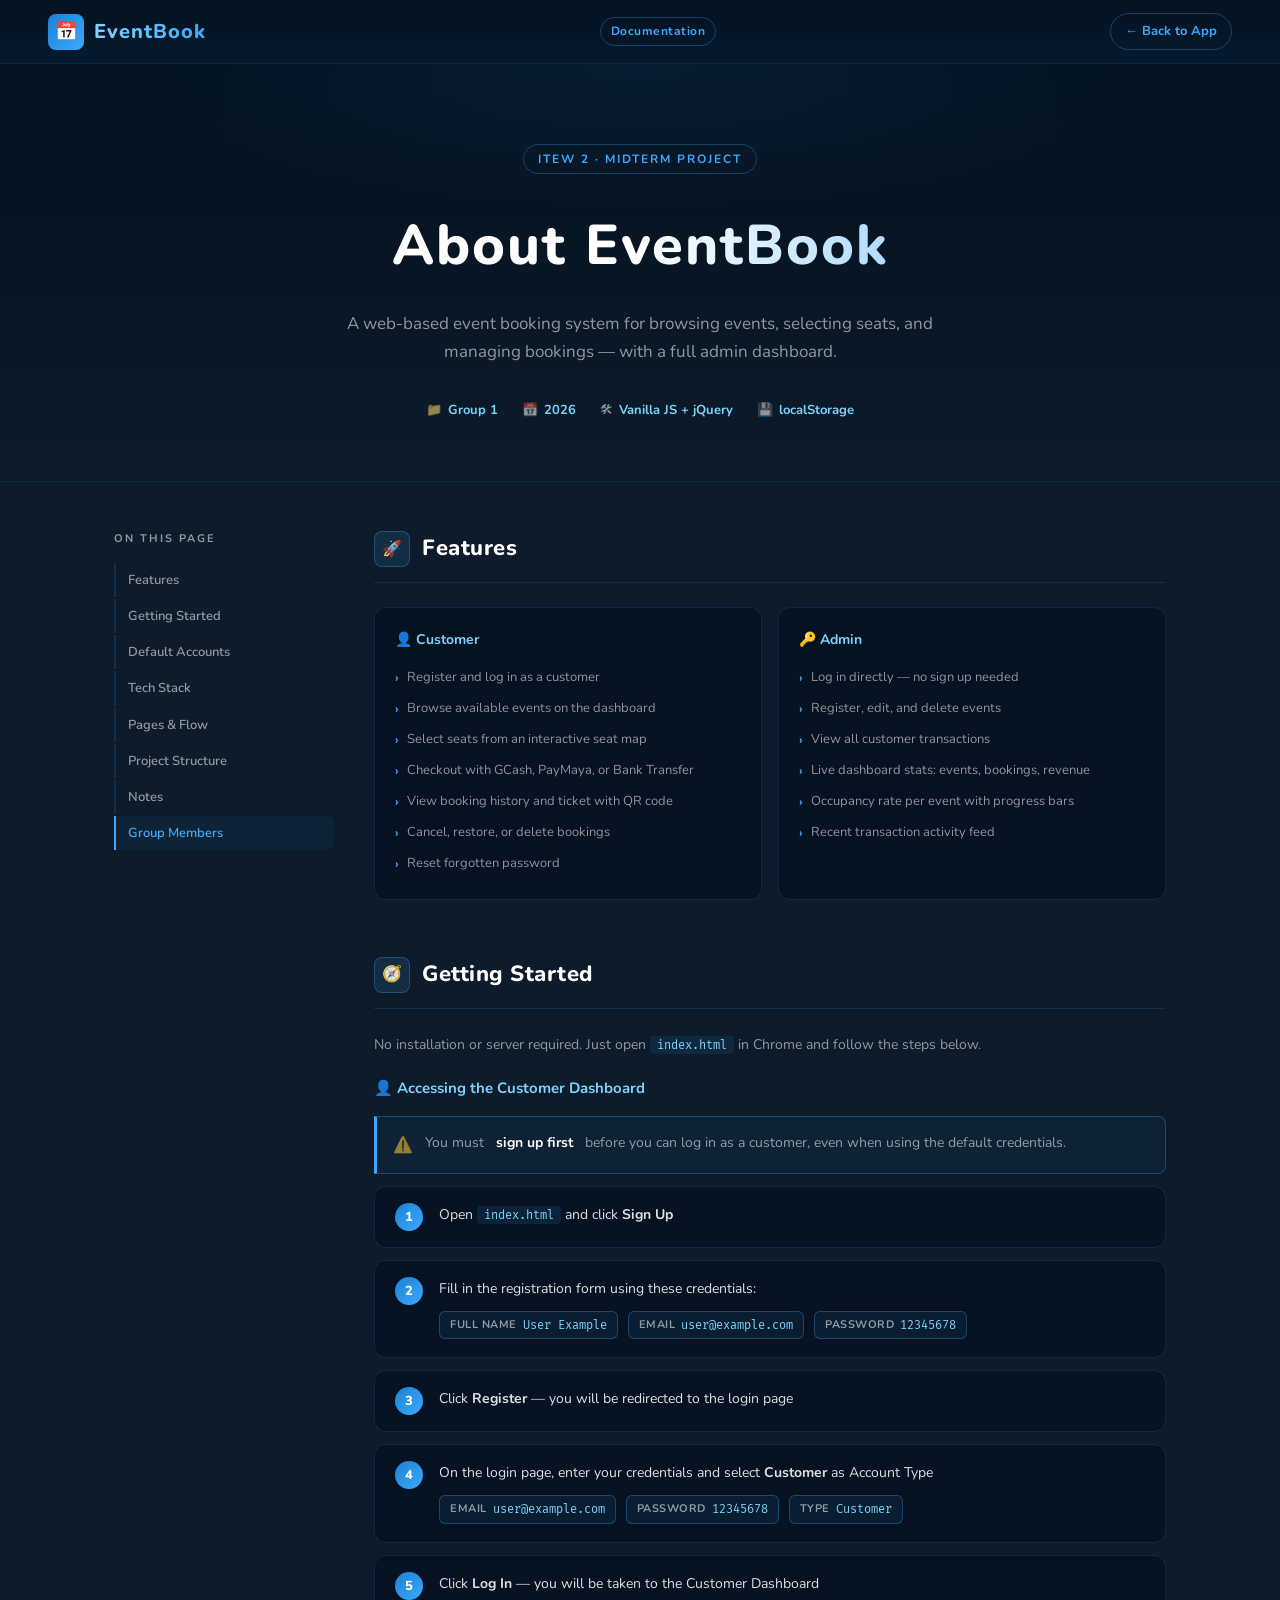
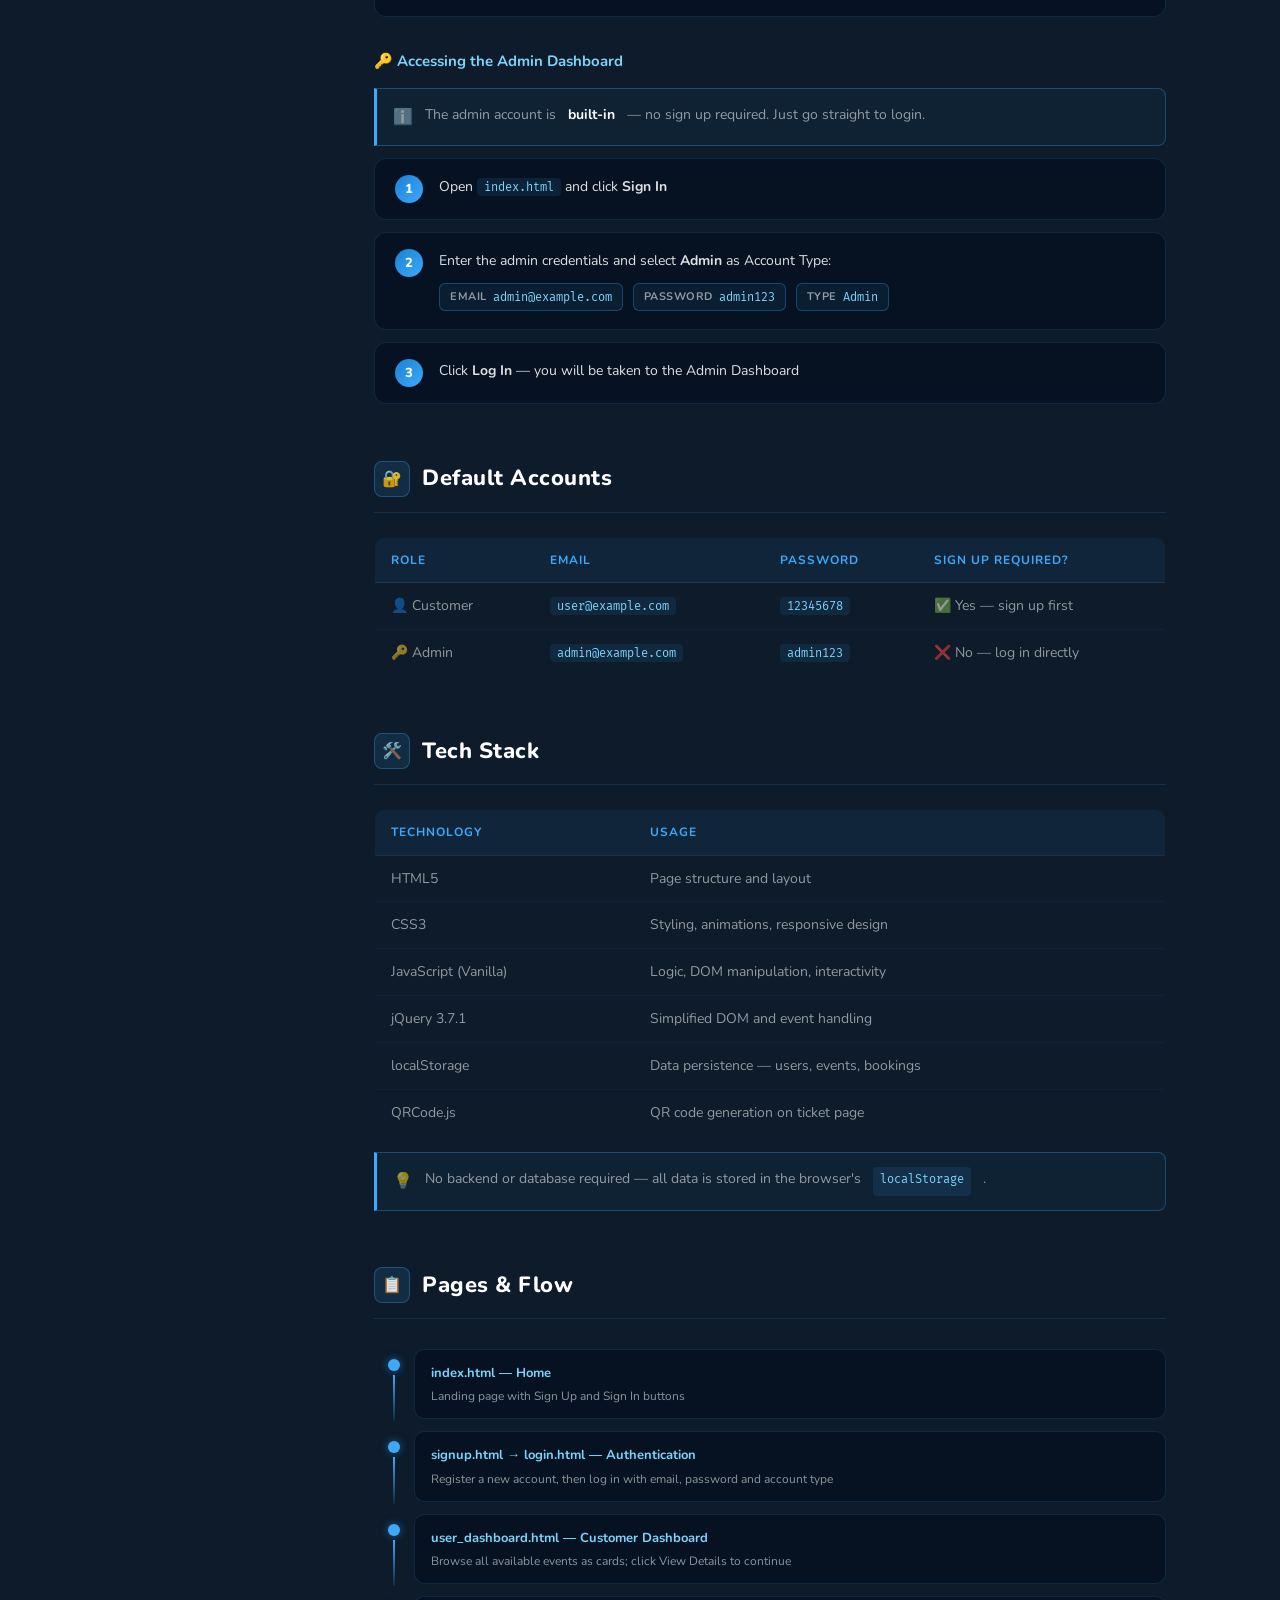
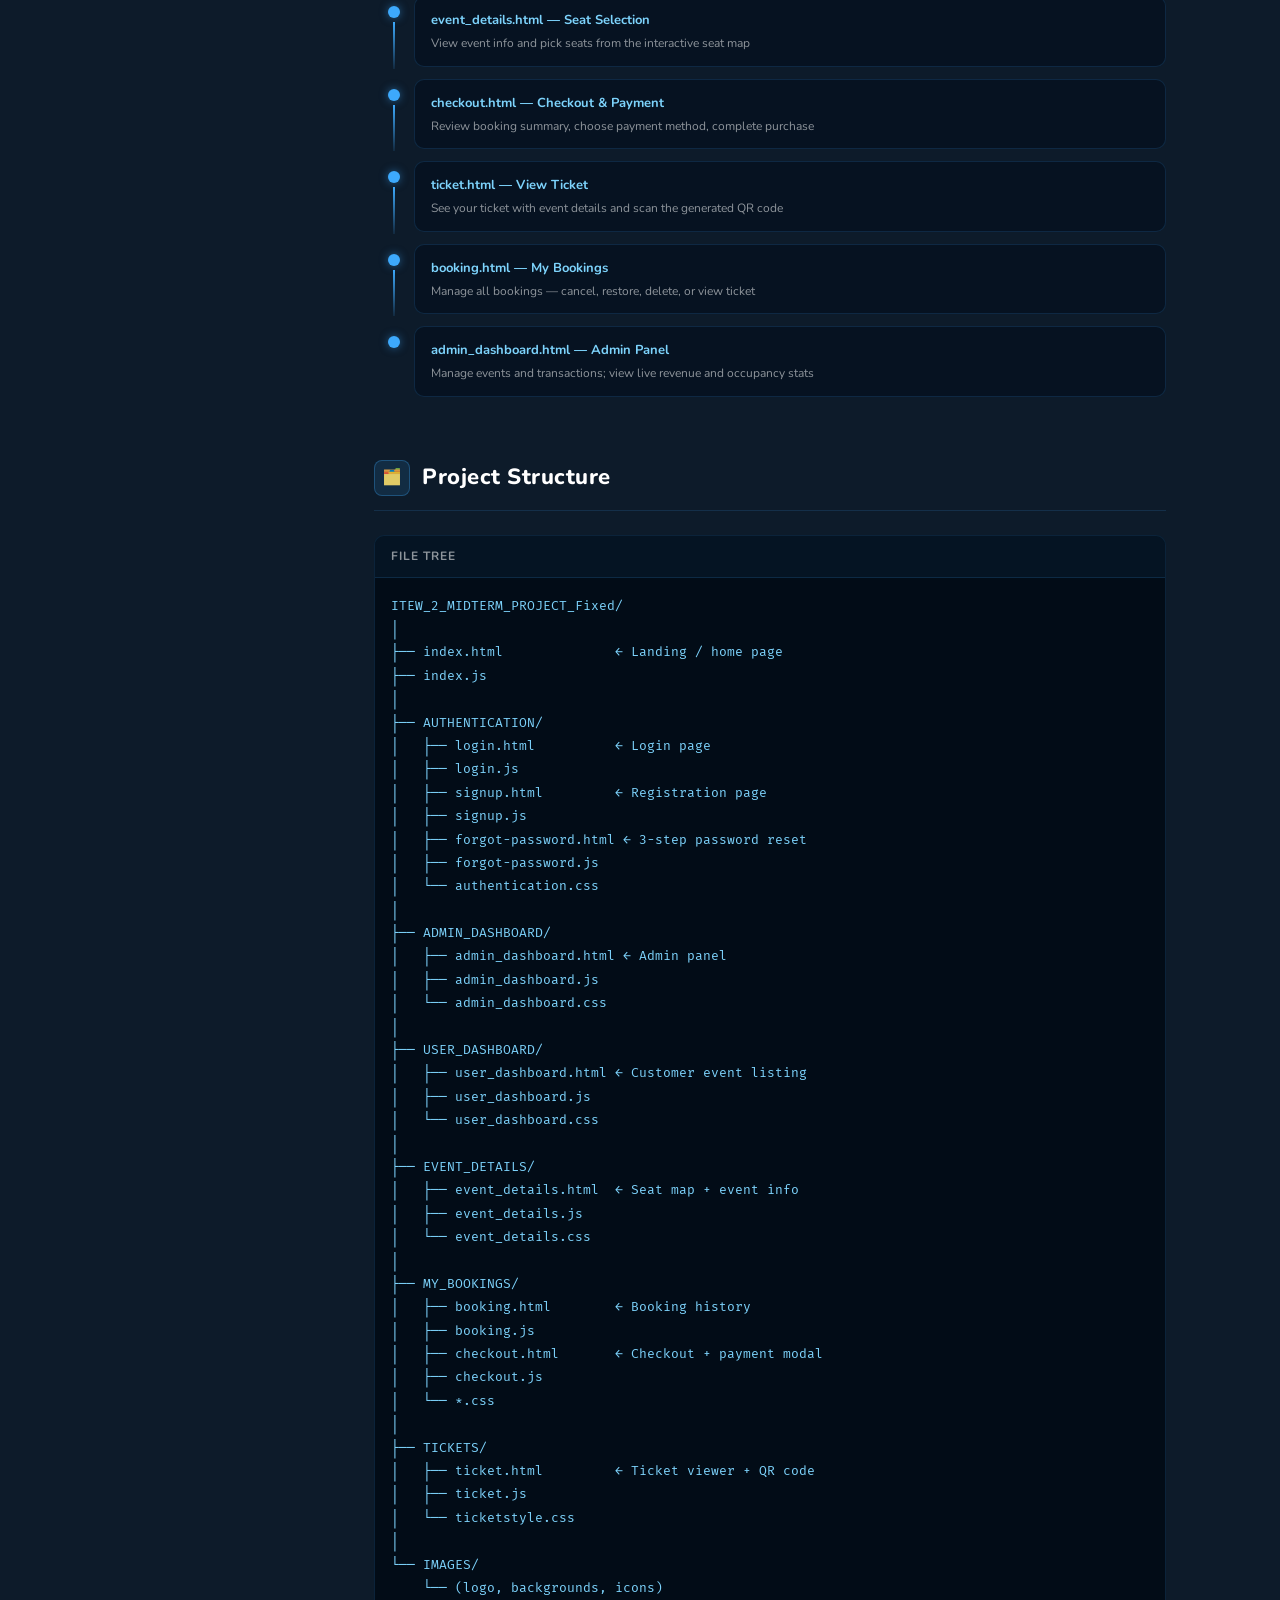
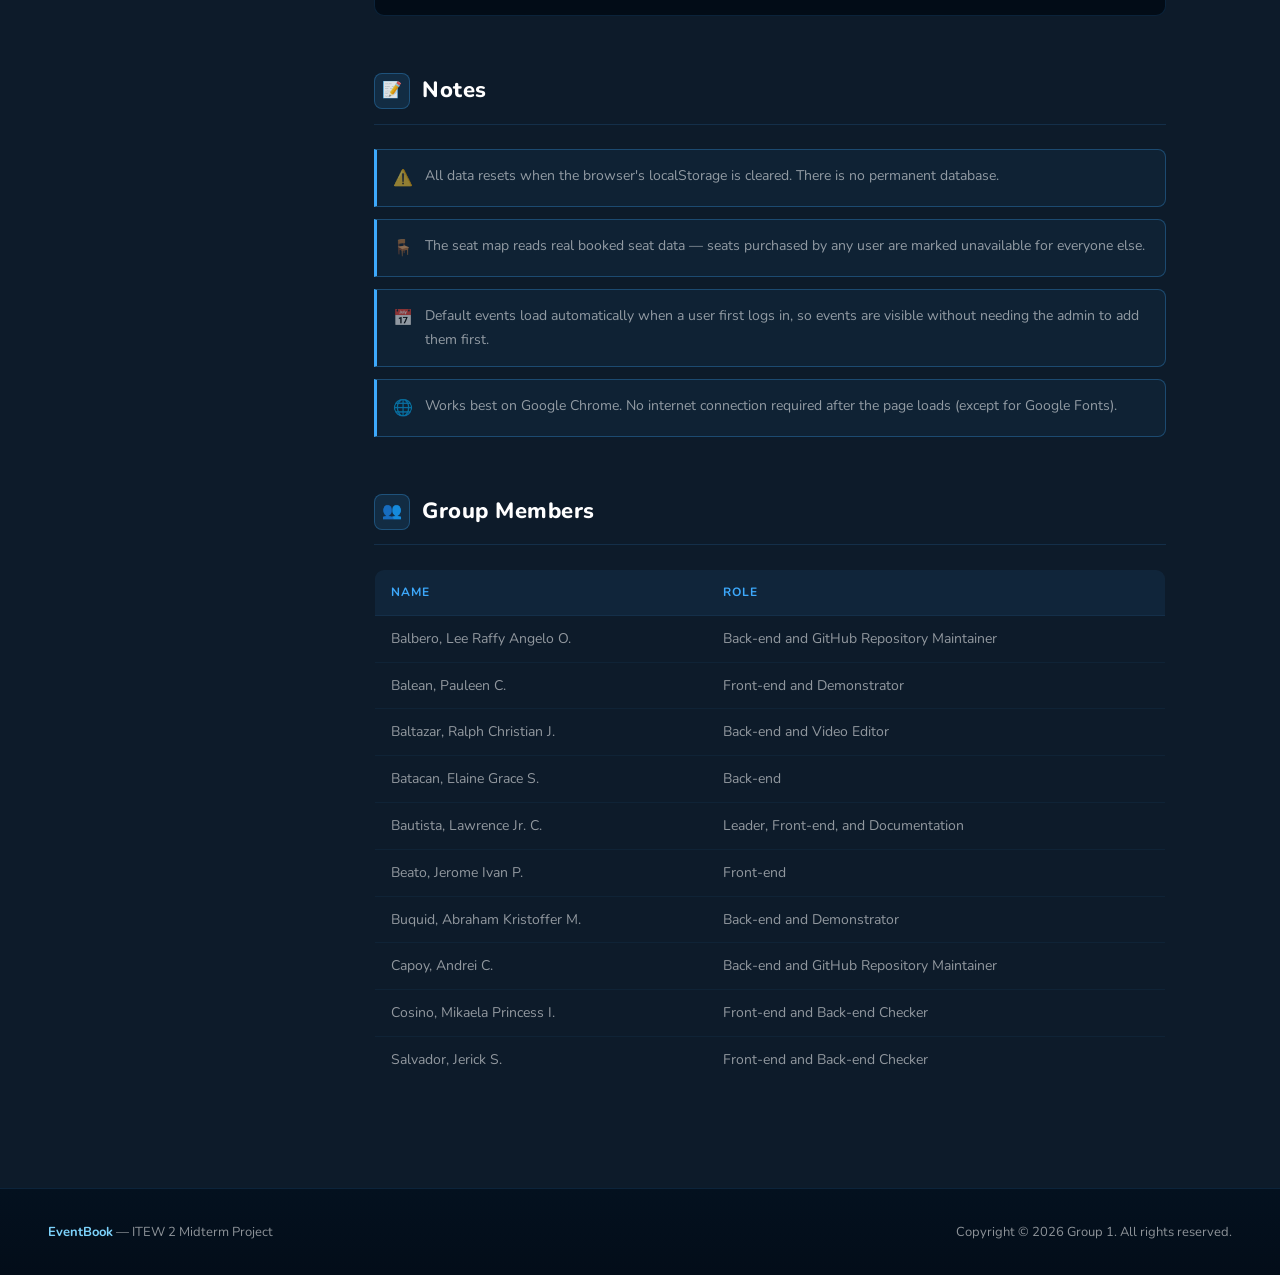
<file: index.html>
<!doctype html>
<html lang="en">
  <head>
    <meta charset="UTF-8" />
    <meta name="viewport" content="width=device-width, initial-scale=1.0" />
    <title>EventBook - About & Documentation</title>
    <link
      href="https://fonts.googleapis.com/css2?family=Nunito:wght@400;600;700;800&family=Fira+Mono:wght@400;500&display=swap"
      rel="stylesheet"
    />
    <style>
      *,
      *::before,
      *::after {
        margin: 0;
        padding: 0;
        box-sizing: border-box;
      }

      :root {
        --bg: #0d1b2a;
        --bg2: #04111f;
        --bg3: #071a2e;
        --accent: #3da9fc;
        --accent2: #7dd3fc;
        --border: rgba(61, 169, 252, 0.15);
        --border2: rgba(61, 169, 252, 0.3);
        --text: rgba(255, 255, 255, 0.87);
        --muted: rgba(255, 255, 255, 0.55);
        --card: rgba(4, 17, 31, 0.75);
      }

      html {
        scroll-behavior: smooth;
      }

      body {
        font-family: "Nunito", sans-serif;
        background: var(--bg);
        color: var(--text);
        line-height: 1.7;
      }

      /* ── NAVBAR ── */
      .navbar {
        position: sticky;
        top: 0;
        z-index: 100;
        height: 64px;
        display: flex;
        align-items: center;
        justify-content: space-between;
        padding: 0 48px;
        background: linear-gradient(180deg, #04111f 0%, #071a2e 100%);
        border-bottom: 1px solid var(--border);
        backdrop-filter: blur(12px);
      }

      .logo {
        display: flex;
        align-items: center;
        gap: 10px;
        text-decoration: none;
      }

      .logo-icon {
        width: 36px;
        height: 36px;
        background: linear-gradient(135deg, #1a82d4, #3da9fc);
        border-radius: 8px;
        display: flex;
        align-items: center;
        justify-content: center;
        font-size: 18px;
      }

      .logo-text {
        font-size: 20px;
        font-weight: 800;
        background: linear-gradient(90deg, #7dd3fc, #3da9fc);
        -webkit-background-clip: text;
        -webkit-text-fill-color: transparent;
        background-clip: text;
        letter-spacing: 1px;
      }

      .nav-badge {
        font-size: 12px;
        font-weight: 700;
        color: var(--accent);
        border: 1px solid var(--border2);
        padding: 3px 10px;
        border-radius: 20px;
        letter-spacing: 0.5px;
      }

      .back-btn {
        font-size: 13px;
        font-weight: 700;
        color: var(--accent);
        text-decoration: none;
        display: flex;
        align-items: center;
        gap: 6px;
        padding: 6px 14px;
        border: 1px solid var(--border2);
        border-radius: 20px;
        transition: all 0.2s;
      }
      .back-btn:hover {
        background: rgba(61, 169, 252, 0.1);
      }

      /* ── HERO ── */
      .hero {
        text-align: center;
        padding: 80px 24px 60px;
        background: linear-gradient(180deg, #04111f 0%, #0d1b2a 100%);
        border-bottom: 1px solid var(--border);
        position: relative;
        overflow: hidden;
      }

      .hero::before {
        content: "";
        position: absolute;
        inset: 0;
        background: radial-gradient(
          ellipse 70% 50% at 50% 0%,
          rgba(61, 169, 252, 0.08) 0%,
          transparent 70%
        );
        pointer-events: none;
      }

      .hero-tag {
        display: inline-block;
        font-size: 12px;
        font-weight: 700;
        letter-spacing: 2px;
        text-transform: uppercase;
        color: var(--accent);
        border: 1px solid var(--border2);
        padding: 4px 14px;
        border-radius: 20px;
        margin-bottom: 24px;
        animation: fadeUp 0.5s ease both;
      }

      .hero h1 {
        font-size: clamp(2rem, 5vw, 3.5rem);
        font-weight: 800;
        letter-spacing: 2px;
        background: linear-gradient(90deg, #fff 50%, #3da9fc);
        -webkit-background-clip: text;
        -webkit-text-fill-color: transparent;
        background-clip: text;
        margin-bottom: 16px;
        animation: fadeUp 0.5s 0.1s ease both;
      }

      .hero p {
        font-size: 17px;
        color: var(--muted);
        max-width: 600px;
        margin: 0 auto 32px;
        animation: fadeUp 0.5s 0.2s ease both;
      }

      .hero-meta {
        display: flex;
        justify-content: center;
        gap: 24px;
        flex-wrap: wrap;
        animation: fadeUp 0.5s 0.3s ease both;
      }

      .hero-meta span {
        font-size: 13px;
        color: var(--muted);
        display: flex;
        align-items: center;
        gap: 6px;
      }

      .hero-meta span b {
        color: var(--accent2);
      }

      /* ── TOC SIDEBAR LAYOUT ── */
      .layout {
        display: flex;
        max-width: 1100px;
        margin: 0 auto;
        padding: 48px 24px;
        gap: 40px;
        align-items: flex-start;
      }

      .toc {
        width: 220px;
        flex-shrink: 0;
        position: sticky;
        top: 80px;
      }

      .toc-title {
        font-size: 11px;
        font-weight: 700;
        letter-spacing: 2px;
        text-transform: uppercase;
        color: var(--muted);
        margin-bottom: 14px;
      }

      .toc a {
        display: block;
        font-size: 13px;
        font-weight: 600;
        color: var(--muted);
        text-decoration: none;
        padding: 6px 12px;
        border-left: 2px solid var(--border);
        margin-bottom: 2px;
        transition: all 0.2s;
        border-radius: 0 6px 6px 0;
      }

      .toc a:hover,
      .toc a.active {
        color: var(--accent);
        border-left-color: var(--accent);
        background: rgba(61, 169, 252, 0.06);
      }

      /* ── MAIN CONTENT ── */
      .content {
        flex: 1;
        min-width: 0;
      }

      .section {
        margin-bottom: 56px;
        animation: fadeUp 0.5s ease both;
      }

      .section-header {
        display: flex;
        align-items: center;
        gap: 12px;
        margin-bottom: 24px;
        padding-bottom: 14px;
        border-bottom: 1px solid var(--border);
      }

      .section-icon {
        width: 36px;
        height: 36px;
        border-radius: 8px;
        background: rgba(61, 169, 252, 0.12);
        border: 1px solid var(--border2);
        display: flex;
        align-items: center;
        justify-content: center;
        font-size: 16px;
        flex-shrink: 0;
      }

      .section h2 {
        font-size: 22px;
        font-weight: 800;
        color: #fff;
        letter-spacing: 0.5px;
      }

      /* ── FEATURE CARDS ── */
      .feature-grid {
        display: grid;
        grid-template-columns: 1fr 1fr;
        gap: 16px;
      }

      .feature-card {
        background: var(--card);
        border: 1px solid var(--border);
        border-radius: 12px;
        padding: 20px;
        transition: all 0.2s;
      }

      .feature-card:hover {
        border-color: var(--border2);
        transform: translateY(-2px);
        box-shadow: 0 8px 24px rgba(0, 0, 0, 0.3);
      }

      .feature-card h3 {
        font-size: 14px;
        font-weight: 700;
        color: var(--accent2);
        margin-bottom: 10px;
        display: flex;
        align-items: center;
        gap: 8px;
      }

      .feature-card ul {
        list-style: none;
        padding: 0;
      }

      .feature-card li {
        font-size: 13px;
        color: var(--muted);
        padding: 4px 0;
        display: flex;
        align-items: flex-start;
        gap: 8px;
      }

      .feature-card li::before {
        content: "›";
        color: var(--accent);
        font-weight: 700;
        flex-shrink: 0;
        margin-top: 1px;
      }

      /* ── TABLES ── */
      table {
        width: 100%;
        border-collapse: collapse;
        font-size: 14px;
        border-radius: 10px;
        overflow: hidden;
        border: 1px solid var(--border);
      }

      thead {
        background: rgba(61, 169, 252, 0.08);
      }

      th {
        text-align: left;
        padding: 12px 16px;
        font-size: 12px;
        font-weight: 700;
        letter-spacing: 1px;
        text-transform: uppercase;
        color: var(--accent);
        border-bottom: 1px solid var(--border);
      }

      td {
        padding: 11px 16px;
        color: var(--muted);
        border-bottom: 1px solid rgba(61, 169, 252, 0.06);
      }

      tr:last-child td {
        border-bottom: none;
      }
      tr:hover td {
        background: rgba(61, 169, 252, 0.03);
      }

      td code,
      th code {
        font-family: "Fira Mono", monospace;
        font-size: 12px;
        background: rgba(61, 169, 252, 0.1);
        color: var(--accent2);
        padding: 2px 7px;
        border-radius: 4px;
      }

      /* ── STEP BOXES ── */
      .steps {
        display: flex;
        flex-direction: column;
        gap: 12px;
      }

      .step {
        display: flex;
        gap: 16px;
        align-items: flex-start;
        background: var(--card);
        border: 1px solid var(--border);
        border-radius: 12px;
        padding: 16px 20px;
        transition: border-color 0.2s;
      }

      .step:hover {
        border-color: var(--border2);
      }

      .step-num {
        width: 28px;
        height: 28px;
        border-radius: 50%;
        background: linear-gradient(135deg, #1a82d4, #3da9fc);
        display: flex;
        align-items: center;
        justify-content: center;
        font-size: 13px;
        font-weight: 800;
        color: #fff;
        flex-shrink: 0;
      }

      .step-body {
        flex: 1;
      }
      .step-body p {
        font-size: 14px;
        color: var(--text);
        margin-bottom: 4px;
      }

      .credential {
        display: inline-flex;
        align-items: center;
        gap: 6px;
        background: rgba(61, 169, 252, 0.08);
        border: 1px solid var(--border2);
        border-radius: 6px;
        padding: 3px 10px;
        margin: 2px 4px 2px 0;
        font-family: "Fira Mono", monospace;
        font-size: 12px;
        color: var(--accent2);
      }

      .credential .label {
        font-family: "Nunito", sans-serif;
        font-size: 11px;
        font-weight: 700;
        color: var(--muted);
        text-transform: uppercase;
        letter-spacing: 0.5px;
      }

      /* ── CODE BLOCK ── */
      .code-block {
        background: #020c17;
        border: 1px solid var(--border);
        border-radius: 10px;
        overflow: hidden;
      }

      .code-block-header {
        display: flex;
        align-items: center;
        justify-content: space-between;
        padding: 10px 16px;
        background: rgba(61, 169, 252, 0.05);
        border-bottom: 1px solid var(--border);
      }

      .code-block-header span {
        font-size: 12px;
        font-weight: 700;
        color: var(--muted);
        letter-spacing: 1px;
      }

      .code-block pre {
        padding: 16px;
        font-family: "Fira Mono", monospace;
        font-size: 13px;
        color: var(--accent2);
        overflow-x: auto;
        line-height: 1.8;
      }

      /* ── FLOW DIAGRAM ── */
      .flow {
        display: flex;
        flex-direction: column;
        gap: 0;
      }

      .flow-item {
        display: flex;
        align-items: stretch;
        gap: 0;
      }

      .flow-line {
        display: flex;
        flex-direction: column;
        align-items: center;
        width: 40px;
        flex-shrink: 0;
      }

      .flow-dot {
        width: 12px;
        height: 12px;
        border-radius: 50%;
        background: var(--accent);
        flex-shrink: 0;
        margin-top: 16px;
        box-shadow: 0 0 8px rgba(61, 169, 252, 0.5);
      }

      .flow-connector {
        width: 2px;
        flex: 1;
        background: linear-gradient(
          180deg,
          var(--accent) 0%,
          rgba(61, 169, 252, 0.1) 100%
        );
        margin: 4px 0;
      }

      .flow-item:last-child .flow-connector {
        display: none;
      }

      .flow-box {
        flex: 1;
        background: var(--card);
        border: 1px solid var(--border);
        border-radius: 10px;
        padding: 12px 16px;
        margin: 6px 0;
        font-size: 13px;
        transition: border-color 0.2s;
      }

      .flow-box:hover {
        border-color: var(--border2);
      }

      .flow-box .page {
        font-weight: 700;
        color: var(--accent2);
      }
      .flow-box .desc {
        color: var(--muted);
        font-size: 12px;
        margin-top: 2px;
      }

      /* ── NOTES ── */
      .note {
        display: flex;
        gap: 12px;
        background: rgba(61, 169, 252, 0.05);
        border: 1px solid var(--border2);
        border-left: 3px solid var(--accent);
        border-radius: 0 8px 8px 0;
        padding: 14px 16px;
        margin-bottom: 12px;
        font-size: 14px;
        color: var(--muted);
      }

      .note-icon {
        font-size: 16px;
        flex-shrink: 0;
        margin-top: 1px;
      }

      /* ── FOOTER ── */
      footer {
        background: linear-gradient(180deg, #04111f 0%, #030d19 100%);
        border-top: 1px solid var(--border);
        padding: 32px 48px;
        display: flex;
        justify-content: space-between;
        align-items: center;
        flex-wrap: wrap;
        gap: 12px;
      }

      footer p {
        font-size: 13px;
        color: var(--muted);
      }
      footer strong {
        color: var(--accent2);
      }

      /* ── ANIMATIONS ── */
      @keyframes fadeUp {
        from {
          opacity: 0;
          transform: translateY(16px);
        }
        to {
          opacity: 1;
          transform: translateY(0);
        }
      }

      .section:nth-child(1) {
        animation-delay: 0s;
      }
      .section:nth-child(2) {
        animation-delay: 0.05s;
      }
      .section:nth-child(3) {
        animation-delay: 0.1s;
      }
      .section:nth-child(4) {
        animation-delay: 0.15s;
      }
      .section:nth-child(5) {
        animation-delay: 0.2s;
      }
      .section:nth-child(6) {
        animation-delay: 0.25s;
      }
      .section:nth-child(7) {
        animation-delay: 0.3s;
      }

      /* ── RESPONSIVE ── */
      @media (max-width: 768px) {
        .navbar {
          padding: 0 20px;
        }
        .layout {
          flex-direction: column;
          padding: 24px 16px;
        }
        .toc {
          width: 100%;
          position: static;
        }
        .feature-grid {
          grid-template-columns: 1fr;
        }
        footer {
          flex-direction: column;
          text-align: center;
          padding: 24px 20px;
        }
      }
    </style>
  </head>
  <body>
    <!-- NAVBAR -->
    <header class="navbar">
      <a href="home.html" class="logo">
        <div class="logo-icon">📅</div>
        <span class="logo-text">EventBook</span>
      </a>
      <span class="nav-badge">Documentation</span>
      <a href="home.html" class="back-btn">← Back to App</a>
    </header>

    <!-- HERO -->
    <section class="hero">
      <div class="hero-tag">ITEW 2 · Midterm Project</div>
      <h1>About EventBook</h1>
      <p>
        A web-based event booking system for browsing events, selecting seats,
        and managing bookings — with a full admin dashboard.
      </p>
      <div class="hero-meta">
        <span>📁 <b>Group 1</b></span>
        <span>📅 <b>2026</b></span>
        <span>🛠 <b>Vanilla JS + jQuery</b></span>
        <span>💾 <b>localStorage</b></span>
      </div>
    </section>

    <!-- LAYOUT -->
    <div class="layout">
      <!-- TOC -->
      <nav class="toc">
        <div class="toc-title">On this page</div>
        <a href="#features">Features</a>
        <a href="#getting-started">Getting Started</a>
        <a href="#default-accounts">Default Accounts</a>
        <a href="#tech-stack">Tech Stack</a>
        <a href="#pages-flow">Pages & Flow</a>
        <a href="#structure">Project Structure</a>
        <a href="#notes">Notes</a>
        <a href="#group">Group Members</a>
      </nav>

      <!-- CONTENT -->
      <main class="content">
        <!-- FEATURES -->
        <section class="section" id="features">
          <div class="section-header">
            <div class="section-icon">🚀</div>
            <h2>Features</h2>
          </div>
          <div class="feature-grid">
            <div class="feature-card">
              <h3>👤 Customer</h3>
              <ul>
                <li>Register and log in as a customer</li>
                <li>Browse available events on the dashboard</li>
                <li>Select seats from an interactive seat map</li>
                <li>Checkout with GCash, PayMaya, or Bank Transfer</li>
                <li>View booking history and ticket with QR code</li>
                <li>Cancel, restore, or delete bookings</li>
                <li>Reset forgotten password</li>
              </ul>
            </div>
            <div class="feature-card">
              <h3>🔑 Admin</h3>
              <ul>
                <li>Log in directly — no sign up needed</li>
                <li>Register, edit, and delete events</li>
                <li>View all customer transactions</li>
                <li>Live dashboard stats: events, bookings, revenue</li>
                <li>Occupancy rate per event with progress bars</li>
                <li>Recent transaction activity feed</li>
              </ul>
            </div>
          </div>
        </section>

        <!-- GETTING STARTED -->
        <section class="section" id="getting-started">
          <div class="section-header">
            <div class="section-icon">🧭</div>
            <h2>Getting Started</h2>
          </div>

          <p style="font-size: 14px; color: var(--muted); margin-bottom: 20px">
            No installation or server required. Just open
            <code
              style="
                font-family: &quot;Fira Mono&quot;, monospace;
                font-size: 12px;
                background: rgba(61, 169, 252, 0.1);
                color: var(--accent2);
                padding: 2px 7px;
                border-radius: 4px;
              "
              >index.html</code
            >
            in Chrome and follow the steps below.
          </p>

          <!-- CUSTOMER -->
          <p
            style="
              font-size: 15px;
              font-weight: 700;
              color: var(--accent2);
              margin-bottom: 14px;
            "
          >
            👤 Accessing the Customer Dashboard
          </p>
          <div class="note">
            <span class="note-icon">⚠️</span>
            You must <strong style="color: #fff">sign up first</strong> before
            you can log in as a customer, even when using the default
            credentials.
          </div>
          <div class="steps" style="margin-bottom: 32px">
            <div class="step">
              <div class="step-num">1</div>
              <div class="step-body">
                <p>
                  Open
                  <code
                    style="
                      font-family: &quot;Fira Mono&quot;, monospace;
                      font-size: 12px;
                      background: rgba(61, 169, 252, 0.1);
                      color: var(--accent2);
                      padding: 2px 7px;
                      border-radius: 4px;
                    "
                    >index.html</code
                  >
                  and click <strong>Sign Up</strong>
                </p>
              </div>
            </div>
            <div class="step">
              <div class="step-num">2</div>
              <div class="step-body">
                <p>Fill in the registration form using these credentials:</p>
                <div
                  style="
                    margin-top: 8px;
                    display: flex;
                    flex-wrap: wrap;
                    gap: 6px;
                  "
                >
                  <span class="credential"
                    ><span class="label">Full Name</span> User Example</span
                  >
                  <span class="credential"
                    ><span class="label">Email</span> user@example.com</span
                  >
                  <span class="credential"
                    ><span class="label">Password</span> 12345678</span
                  >
                </div>
              </div>
            </div>
            <div class="step">
              <div class="step-num">3</div>
              <div class="step-body">
                <p>
                  Click <strong>Register</strong> — you will be redirected to
                  the login page
                </p>
              </div>
            </div>
            <div class="step">
              <div class="step-num">4</div>
              <div class="step-body">
                <p>
                  On the login page, enter your credentials and select
                  <strong>Customer</strong> as Account Type
                </p>
                <div
                  style="
                    margin-top: 8px;
                    display: flex;
                    flex-wrap: wrap;
                    gap: 6px;
                  "
                >
                  <span class="credential"
                    ><span class="label">Email</span> user@example.com</span
                  >
                  <span class="credential"
                    ><span class="label">Password</span> 12345678</span
                  >
                  <span class="credential"
                    ><span class="label">Type</span> Customer</span
                  >
                </div>
              </div>
            </div>
            <div class="step">
              <div class="step-num">5</div>
              <div class="step-body">
                <p>
                  Click <strong>Log In</strong> — you will be taken to the
                  Customer Dashboard
                </p>
              </div>
            </div>
          </div>

          <!-- ADMIN -->
          <p
            style="
              font-size: 15px;
              font-weight: 700;
              color: var(--accent2);
              margin-bottom: 14px;
            "
          >
            🔑 Accessing the Admin Dashboard
          </p>
          <div class="note">
            <span class="note-icon">ℹ️</span>
            The admin account is <strong style="color: #fff">built-in</strong> —
            no sign up required. Just go straight to login.
          </div>
          <div class="steps">
            <div class="step">
              <div class="step-num">1</div>
              <div class="step-body">
                <p>
                  Open
                  <code
                    style="
                      font-family: &quot;Fira Mono&quot;, monospace;
                      font-size: 12px;
                      background: rgba(61, 169, 252, 0.1);
                      color: var(--accent2);
                      padding: 2px 7px;
                      border-radius: 4px;
                    "
                    >index.html</code
                  >
                  and click <strong>Sign In</strong>
                </p>
              </div>
            </div>
            <div class="step">
              <div class="step-num">2</div>
              <div class="step-body">
                <p>
                  Enter the admin credentials and select
                  <strong>Admin</strong> as Account Type:
                </p>
                <div
                  style="
                    margin-top: 8px;
                    display: flex;
                    flex-wrap: wrap;
                    gap: 6px;
                  "
                >
                  <span class="credential"
                    ><span class="label">Email</span> admin@example.com</span
                  >
                  <span class="credential"
                    ><span class="label">Password</span> admin123</span
                  >
                  <span class="credential"
                    ><span class="label">Type</span> Admin</span
                  >
                </div>
              </div>
            </div>
            <div class="step">
              <div class="step-num">3</div>
              <div class="step-body">
                <p>
                  Click <strong>Log In</strong> — you will be taken to the Admin
                  Dashboard
                </p>
              </div>
            </div>
          </div>
        </section>

        <!-- DEFAULT ACCOUNTS -->
        <section class="section" id="default-accounts">
          <div class="section-header">
            <div class="section-icon">🔐</div>
            <h2>Default Accounts</h2>
          </div>
          <table>
            <thead>
              <tr>
                <th>Role</th>
                <th>Email</th>
                <th>Password</th>
                <th>Sign Up Required?</th>
              </tr>
            </thead>
            <tbody>
              <tr>
                <td>👤 Customer</td>
                <td><code>user@example.com</code></td>
                <td><code>12345678</code></td>
                <td>✅ Yes — sign up first</td>
              </tr>
              <tr>
                <td>🔑 Admin</td>
                <td><code>admin@example.com</code></td>
                <td><code>admin123</code></td>
                <td>❌ No — log in directly</td>
              </tr>
            </tbody>
          </table>
        </section>

        <!-- TECH STACK -->
        <section class="section" id="tech-stack">
          <div class="section-header">
            <div class="section-icon">🛠️</div>
            <h2>Tech Stack</h2>
          </div>
          <table>
            <thead>
              <tr>
                <th>Technology</th>
                <th>Usage</th>
              </tr>
            </thead>
            <tbody>
              <tr>
                <td>HTML5</td>
                <td>Page structure and layout</td>
              </tr>
              <tr>
                <td>CSS3</td>
                <td>Styling, animations, responsive design</td>
              </tr>
              <tr>
                <td>JavaScript (Vanilla)</td>
                <td>Logic, DOM manipulation, interactivity</td>
              </tr>
              <tr>
                <td>jQuery 3.7.1</td>
                <td>Simplified DOM and event handling</td>
              </tr>
              <tr>
                <td>localStorage</td>
                <td>Data persistence — users, events, bookings</td>
              </tr>
              <tr>
                <td>QRCode.js</td>
                <td>QR code generation on ticket page</td>
              </tr>
            </tbody>
          </table>
          <div class="note" style="margin-top: 16px">
            <span class="note-icon">💡</span>
            No backend or database required — all data is stored in the
            browser's
            <code
              style="
                font-family: &quot;Fira Mono&quot;, monospace;
                font-size: 12px;
                background: rgba(61, 169, 252, 0.1);
                color: var(--accent2);
                padding: 2px 7px;
                border-radius: 4px;
              "
              >localStorage</code
            >.
          </div>
        </section>

        <!-- PAGES & FLOW -->
        <section class="section" id="pages-flow">
          <div class="section-header">
            <div class="section-icon">📋</div>
            <h2>Pages & Flow</h2>
          </div>
          <div class="flow">
            <div class="flow-item">
              <div class="flow-line">
                <div class="flow-dot"></div>
                <div class="flow-connector"></div>
              </div>
              <div class="flow-box">
                <div class="page">index.html — Home</div>
                <div class="desc">
                  Landing page with Sign Up and Sign In buttons
                </div>
              </div>
            </div>
            <div class="flow-item">
              <div class="flow-line">
                <div class="flow-dot"></div>
                <div class="flow-connector"></div>
              </div>
              <div class="flow-box">
                <div class="page">
                  signup.html → login.html — Authentication
                </div>
                <div class="desc">
                  Register a new account, then log in with email, password and
                  account type
                </div>
              </div>
            </div>
            <div class="flow-item">
              <div class="flow-line">
                <div class="flow-dot"></div>
                <div class="flow-connector"></div>
              </div>
              <div class="flow-box">
                <div class="page">user_dashboard.html — Customer Dashboard</div>
                <div class="desc">
                  Browse all available events as cards; click View Details to
                  continue
                </div>
              </div>
            </div>
            <div class="flow-item">
              <div class="flow-line">
                <div class="flow-dot"></div>
                <div class="flow-connector"></div>
              </div>
              <div class="flow-box">
                <div class="page">event_details.html — Seat Selection</div>
                <div class="desc">
                  View event info and pick seats from the interactive seat map
                </div>
              </div>
            </div>
            <div class="flow-item">
              <div class="flow-line">
                <div class="flow-dot"></div>
                <div class="flow-connector"></div>
              </div>
              <div class="flow-box">
                <div class="page">checkout.html — Checkout & Payment</div>
                <div class="desc">
                  Review booking summary, choose payment method, complete
                  purchase
                </div>
              </div>
            </div>
            <div class="flow-item">
              <div class="flow-line">
                <div class="flow-dot"></div>
                <div class="flow-connector"></div>
              </div>
              <div class="flow-box">
                <div class="page">ticket.html — View Ticket</div>
                <div class="desc">
                  See your ticket with event details and scan the generated QR
                  code
                </div>
              </div>
            </div>
            <div class="flow-item">
              <div class="flow-line">
                <div class="flow-dot"></div>
                <div class="flow-connector"></div>
              </div>
              <div class="flow-box">
                <div class="page">booking.html — My Bookings</div>
                <div class="desc">
                  Manage all bookings — cancel, restore, delete, or view ticket
                </div>
              </div>
            </div>
            <div class="flow-item">
              <div class="flow-line"><div class="flow-dot"></div></div>
              <div class="flow-box">
                <div class="page">admin_dashboard.html — Admin Panel</div>
                <div class="desc">
                  Manage events and transactions; view live revenue and
                  occupancy stats
                </div>
              </div>
            </div>
          </div>
        </section>

        <!-- PROJECT STRUCTURE -->
        <section class="section" id="structure">
          <div class="section-header">
            <div class="section-icon">🗂️</div>
            <h2>Project Structure</h2>
          </div>
          <div class="code-block">
            <div class="code-block-header">
              <span>FILE TREE</span>
            </div>
            <pre>
ITEW_2_MIDTERM_PROJECT_Fixed/
│
├── index.html              ← Landing / home page
├── index.js
│
├── AUTHENTICATION/
│   ├── login.html          ← Login page
│   ├── login.js
│   ├── signup.html         ← Registration page
│   ├── signup.js
│   ├── forgot-password.html ← 3-step password reset
│   ├── forgot-password.js
│   └── authentication.css
│
├── ADMIN_DASHBOARD/
│   ├── admin_dashboard.html ← Admin panel
│   ├── admin_dashboard.js
│   └── admin_dashboard.css
│
├── USER_DASHBOARD/
│   ├── user_dashboard.html ← Customer event listing
│   ├── user_dashboard.js
│   └── user_dashboard.css
│
├── EVENT_DETAILS/
│   ├── event_details.html  ← Seat map + event info
│   ├── event_details.js
│   └── event_details.css
│
├── MY_BOOKINGS/
│   ├── booking.html        ← Booking history
│   ├── booking.js
│   ├── checkout.html       ← Checkout + payment modal
│   ├── checkout.js
│   └── *.css
│
├── TICKETS/
│   ├── ticket.html         ← Ticket viewer + QR code
│   ├── ticket.js
│   └── ticketstyle.css
│
└── IMAGES/
    └── (logo, backgrounds, icons)</pre
            >
          </div>
        </section>

        <!-- NOTES -->
        <section class="section" id="notes">
          <div class="section-header">
            <div class="section-icon">📝</div>
            <h2>Notes</h2>
          </div>
          <div class="note">
            <span class="note-icon">⚠️</span>All data resets when the browser's
            localStorage is cleared. There is no permanent database.
          </div>
          <div class="note">
            <span class="note-icon">🪑</span>The seat map reads real booked seat
            data — seats purchased by any user are marked unavailable for
            everyone else.
          </div>
          <div class="note">
            <span class="note-icon">📅</span>Default events load automatically
            when a user first logs in, so events are visible without needing the
            admin to add them first.
          </div>
          <div class="note">
            <span class="note-icon">🌐</span>Works best on Google Chrome. No
            internet connection required after the page loads (except for Google
            Fonts).
          </div>
        </section>

        <!-- GROUP MEMBERS -->
        <section class="section" id="group">
          <div class="section-header">
            <div class="section-icon">👥</div>
            <h2>Group Members</h2>
          </div>
          <table>
            <thead>
              <tr>
                <th>Name</th>
                <th>Role</th>
              </tr>
            </thead>
            <tbody>
              <tr>
                <td>Balbero, Lee Raffy Angelo O.</td>
                <td>Back-end and GitHub Repository Maintainer</td>
              </tr>
              <tr>
                <td>Balean, Pauleen C.</td>
                <td>Front-end and Demonstrator</td>
              </tr>
              <tr>
                <td>Baltazar, Ralph Christian J.</td>
                <td>Back-end and Video Editor</td>
              </tr>
              <tr>
                <td>Batacan, Elaine Grace S.</td>
                <td>Back-end</td>
              </tr>
              <tr>
                <td>Bautista, Lawrence Jr. C.</td>
                <td>Leader, Front-end, and Documentation</td>
              </tr>
              <tr>
                <td>Beato, Jerome Ivan P.</td>
                <td>Front-end</td>
              </tr>
              <tr>
                <td>Buquid, Abraham Kristoffer M.</td>
                <td>Back-end and Demonstrator</td>
              </tr>
              <tr>
                <td>Capoy, Andrei C.</td>
                <td>Back-end and GitHub Repository Maintainer</td>
              </tr>
              <tr>
                <td>Cosino, Mikaela Princess I.</td>
                <td>Front-end and Back-end Checker</td>
              </tr>
              <tr>
                <td>Salvador, Jerick S.</td>
                <td>Front-end and Back-end Checker</td>
              </tr>
            </tbody>
          </table>
        </section>
      </main>
    </div>

    <!-- FOOTER -->
    <footer>
      <p><strong>EventBook</strong> — ITEW 2 Midterm Project</p>
      <p>Copyright &copy; 2026 Group 1. All rights reserved.</p>
    </footer>

    <!-- TOC Active Highlight -->
    <script>
      const sections = document.querySelectorAll(".section");
      const tocLinks = document.querySelectorAll(".toc a");

      const observer = new IntersectionObserver(
        (entries) => {
          entries.forEach((entry) => {
            if (entry.isIntersecting) {
              tocLinks.forEach((a) => a.classList.remove("active"));
              const active = document.querySelector(
                `.toc a[href="#${entry.target.id}"]`,
              );
              if (active) active.classList.add("active");
            }
          });
        },
        { rootMargin: "-20% 0px -70% 0px" },
      );

      sections.forEach((s) => observer.observe(s));
    </script>
  </body>
</html>
</file>
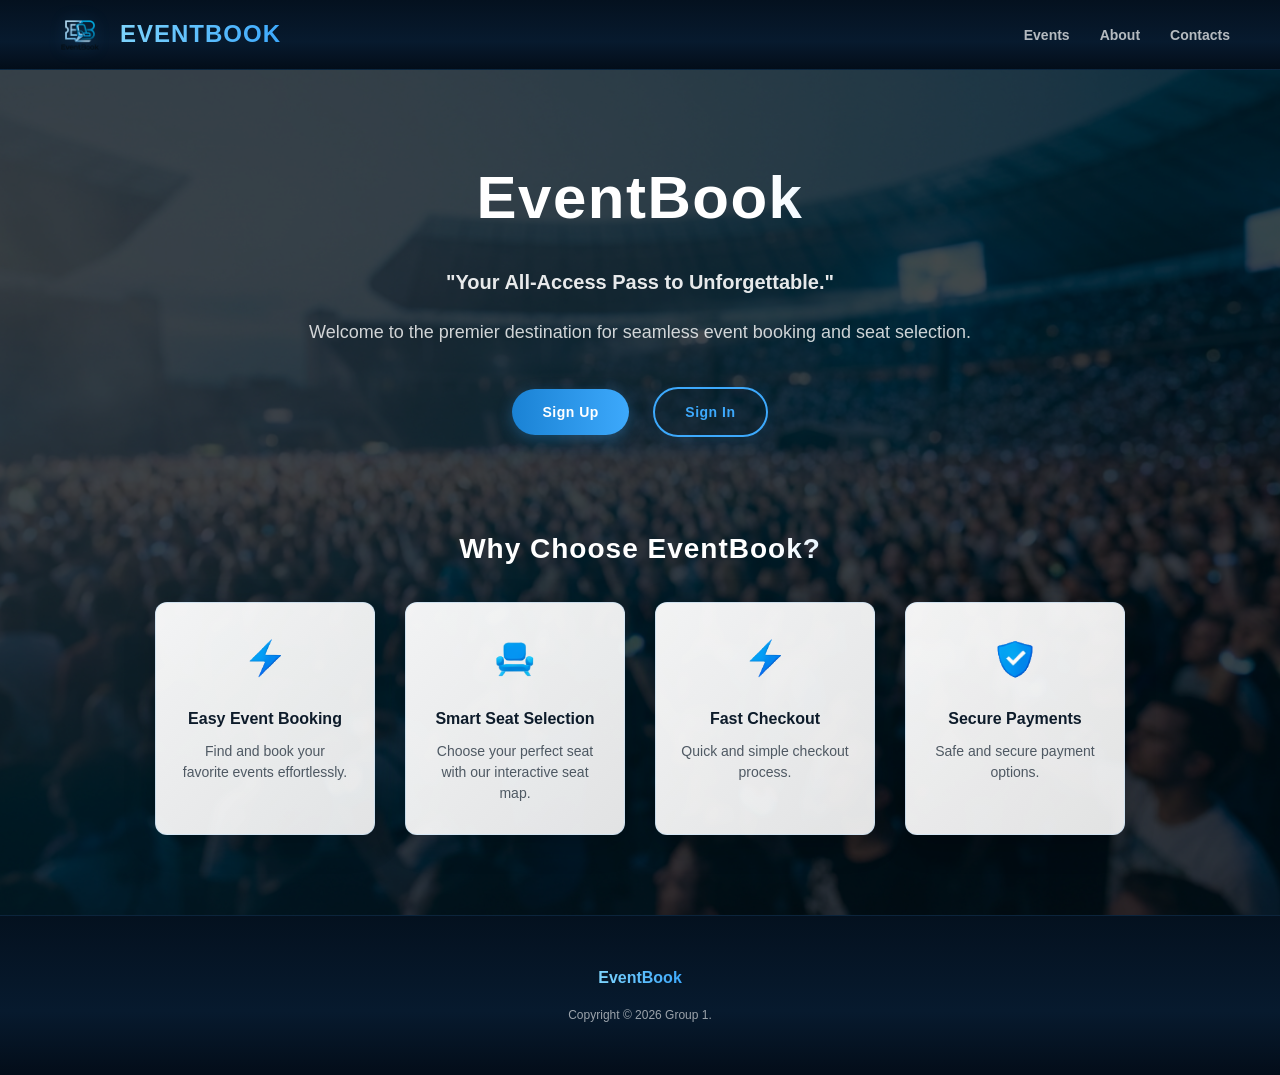
<file: home.html>
<!doctype html>
<html lang="en">
  <head>
    <!-- Meta and page title -->
    <meta charset="UTF-8" />
    <title>EventBook - Home</title>

    <!-- Authentication styles (used for homepage theme) -->
    <link rel="stylesheet" href="AUTHENTICATION/authentication.css" />
  </head>
  <body>
    <!-- Navbar / Header -->
    <header class="navbar">
      <!-- Logo section -->
      <div class="logo">
        <img src="IMAGES/eventbook_logo.png" alt="EventBook Logo" />
        <h1>EventBook</h1>
      </div>

      <!-- Navigation menu -->
      <nav>
        <ul>
          <li><a href="#" onclick="redirectToLogin(event)">Events</a></li>
          <li><a href="about.html">About</a></li>
          <li><a href="#">Contacts</a></li>
        </ul>
      </nav>
    </header>

    <!-- Hero / Main section -->
    <main class="hero">
      <!-- Hero content -->
      <section class="hero-content">
        <h2>Event<span>Book</span></h2>

        <!-- Tagline -->
        <p class="tagline">"Your All-Access Pass to Unforgettable."</p>

        <!-- Description -->
        <p class="description">
          Welcome to the premier destination for seamless event booking and seat
          selection.
        </p>

        <!-- Call-to-action buttons -->
        <!-- FIX: Sign Up button now calls redirectToRegister() instead of bare href -->
        <div class="buttons">
          <a href="#" onclick="redirectToRegister(event)" class="btn primary"
            >Sign Up</a
          >
          <a href="AUTHENTICATION/login.html" class="btn secondary">Sign In</a>
        </div>
      </section>

      <!-- Features section -->
      <section class="features">
        <h3>Why Choose EventBook?</h3>

        <!-- Feature cards -->
        <div class="feature-cards">
          <!-- Feature: Easy booking -->
          <article class="card">
            <img src="IMAGES/lightning.png" alt="Easy Booking Icon" />
            <h4>Easy Event Booking</h4>
            <p>Find and book your favorite events effortlessly.</p>
          </article>

          <!-- Feature: Seat selection -->
          <article class="card">
            <img src="IMAGES/seat.png" alt="Seat Selection Icon" />
            <h4>Smart Seat Selection</h4>
            <p>Choose your perfect seat with our interactive seat map.</p>
          </article>

          <!-- Feature: Fast checkout -->
          <article class="card">
            <img src="IMAGES/lightning.png" alt="Fast Checkout Icon" />
            <h4>Fast Checkout</h4>
            <p>Quick and simple checkout process.</p>
          </article>

          <!-- Feature: Secure payments -->
          <article class="card">
            <img src="IMAGES/shield.png" alt="Secure Payment Icon" />
            <h4>Secure Payments</h4>
            <p>Safe and secure payment options.</p>
          </article>
        </div>
      </section>
    </main>

    <!-- Footer section -->
    <footer>
      <p><strong>EventBook</strong></p>
      <p>Copyright &copy; 2026 Group 1.</p>
    </footer>

    <!-- External homepage script -->
    <script src="index.js"></script>
  </body>
</html>
</file>
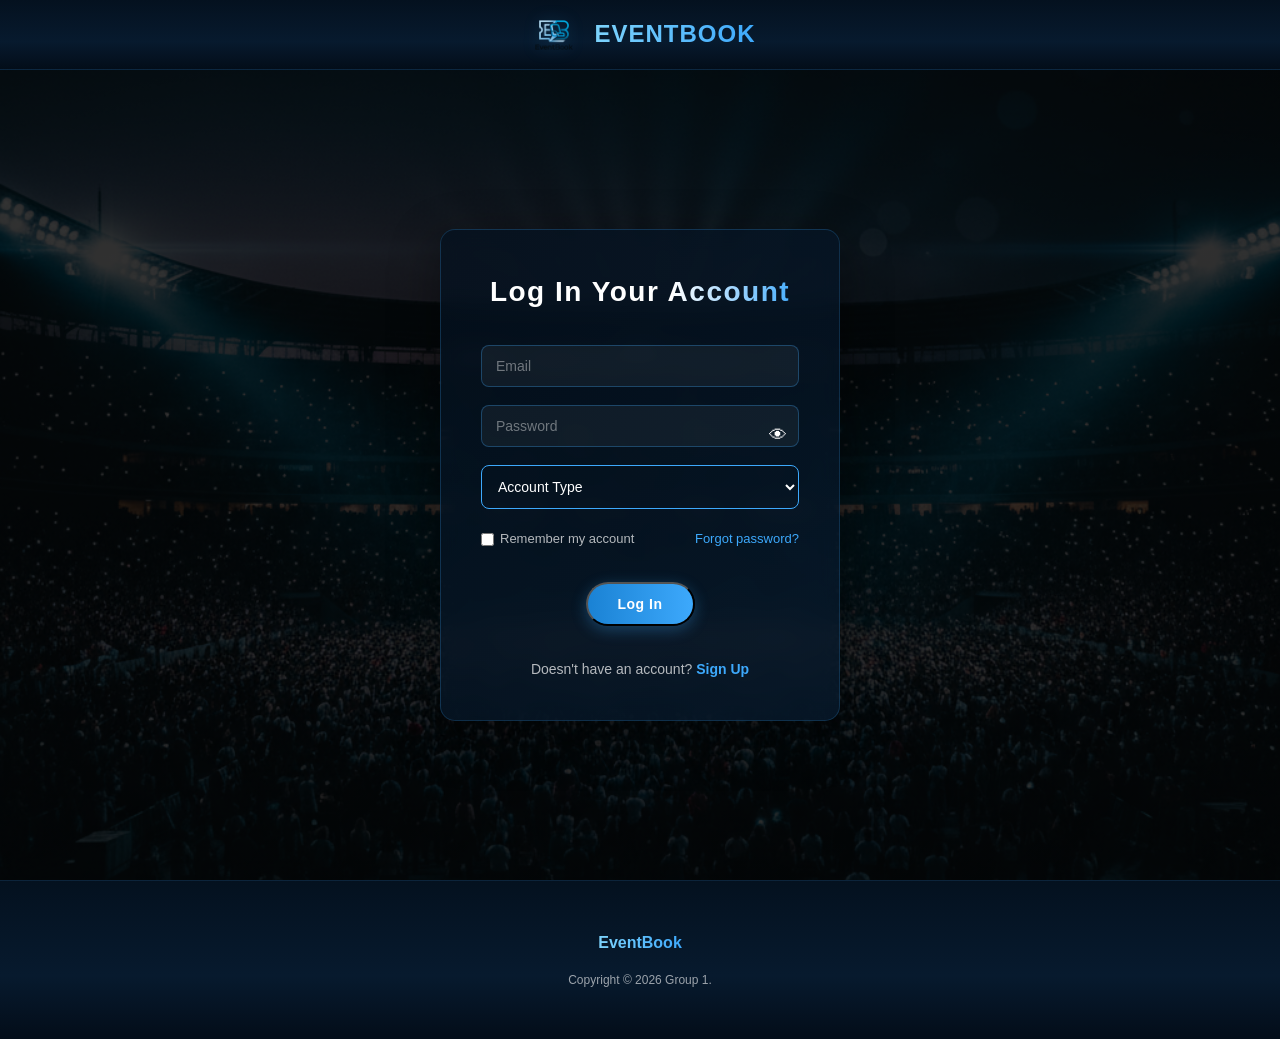
<file: ADMIN_DASHBOARD/admin_dashboard.html>
<!DOCTYPE html>
<html lang="en">
<head>
    <title>EventBook Dashboard</title>
    <link rel="stylesheet" href="admin_dashboard.css">
</head>
<body>

<div class="container">

    <!-- SIDEBAR -->
    <div class="sidebar">
        <div class="logo">
            <img src="../IMAGES/eventbook_logo.png">
            <h2>EventBook</h2>
        </div>

        <button id="dashboardBtn" class="nav active">⬛ &nbsp; Dashboard</button>
        <button id="manage-eventsBtn" class="nav">🗓 &nbsp; Manage Events</button>
        <button id="manage-transactionsBtn" class="nav">💳 &nbsp; Transactions</button>
        <button id="logoutBtn" class="nav">⏻ &nbsp; Log Out</button>
    </div>

    <!-- MAIN -->
    <div class="main">

        <!-- DASHBOARD TAB -->
        <div id="section-dashboard">
            <p class="welcome">Welcome Admin!</p>
            <h1>Dashboard</h1>
            
            <!-- KEY METRICS -->
            <div class="stats">
                <div class="stat">
                    <div class="stat-title">🗓 &nbsp; Total Events</div>
                    <div id="totalEvents" class="stat-body">0</div>
                </div>
                <div class="stat">
                    <div class="stat-title">🎟 &nbsp; Total Bookings</div>
                    <div id="totalBookings" class="stat-body">0</div>
                </div>
                <div class="stat">
                    <div class="stat-title">💰 &nbsp; Total Revenue</div>
                    <div id="totalRevenue" class="stat-body">0</div>
                </div>
            </div>

            <!-- ADDITIONAL INSIGHTS -->
            <div class="stats">
                <div class="stat">
                    <div class="stat-title">👥 &nbsp; Available Seats</div>
                    <div id="totalAvailableSeats" class="stat-body">0</div>
                </div>
                <div class="stat">
                    <div class="stat-title">✓ &nbsp; Booked Seats</div>
                    <div id="totalBookedSeats" class="stat-body">0</div>
                </div>
                <div class="stat">
                    <div class="stat-title">📊 &nbsp; Occupancy Rate</div>
                    <div id="occupancyRate" class="stat-body">0%</div>
                </div>
            </div>

            <!-- EVENT BREAKDOWN -->
            <div class="section-title">Event Breakdown</div>
            <div class="analytics-box">
                <table class="analytics-table">
                    <thead>
                        <tr>
                            <th>Event Name</th>
                            <th>Date</th>
                            <th>Total Seats</th>
                            <th>Booked</th>
                            <th>Available</th>
                            <th>Occupancy</th>
                        </tr>
                    </thead>
                    <tbody id="eventBreakdownBody">
                        <tr><td colspan="6" style="text-align: center;">Loading...</td></tr>
                    </tbody>
                </table>
            </div>

            <!-- RECENT ACTIVITY -->
            <div class="section-title">Recent Transactions</div>
            <div class="analytics-box">
                <div id="recentActivityContainer" class="recent-activity">
                    <p style="text-align: center; color: rgba(255, 255, 255, 0.6);">No recent transactions</p>
                </div>
            </div>
        </div>

        <!-- MANAGE EVENTS TAB -->
        <div id="section-manage-events">
            <p class="welcome">Welcome Admin!</p>
            <h1>Manage Events</h1>

            <div class="section-title">Register New Event</div>

            <div class="form-box">
                <form>
                    <div class="form-row">
                        <label>Event Name:</label>
                        <input id="txtEventName" type="text" placeholder="Enter event name">
                    </div>
                    <div class="form-row">
                        <label>Date:</label>
                        <input id="txtDate" type="text" placeholder="e.g. 2026-04-20">
                    </div>
                    <div class="form-row">
                        <label>Time:</label>
                        <input id="txtTime" type="text" placeholder="e.g. 7:00 PM">
                    </div>
                    <div class="form-row">
                        <label>Venue:</label>
                        <input id="txtVenue" type="text" placeholder="Enter venue">
                    </div>
                    <div class="form-row">
                        <label>Price:</label>
                        <input id="txtPrice" type="text" placeholder="e.g. 350.00">
                    </div>
                    <div class="form-row">
                        <label>Total Seats:</label>
                        <input id="txtTotalSeats" type="text" placeholder="e.g. 100">
                    </div>
                    <div class="btn-container">
                        <button id="registerBtn" class="register-btn">Register</button>
                        <button id="updateBtn" class="register-btn update-btn">Update</button>
                    </div>
                </form>
            </div>

            <div class="section-title">List of Events</div>
            <div class="table-box">
                <table>
                    <thead>
                        <tr>
                            <th>Name</th>
                            <th>Date</th>
                            <th>Time</th>
                            <th>Venue</th>
                            <th>Price</th>
                            <th>Seats</th>
                            <th>Action</th>
                        </tr>
                    </thead>
                    <tbody></tbody>
                </table>
            </div>
        </div>

        <!-- MANAGE TRANSACTIONS TAB -->
        <div id="section-manage-transactions">
            <p class="welcome">Welcome Admin!</p>
            <h1>Transactions</h1>

            <div class="section-title">List of Transactions</div>
            <div class="table-box">
                <table>
                    <thead>
                        <tr>
                            <th>Name</th>
                            <th>Date</th>
                            <th>Time</th>
                            <th>Venue</th>
                            <th>Seat</th>
                            <th>Price</th>
                            <th>Quantity</th>
                            <th>Total</th>
                            <th>Action</th>
                        </tr>
                    </thead>
                    <tbody></tbody>
                </table>
            </div>
        </div>

    </div>
</div>

<script src="https://code.jquery.com/jquery-3.7.1.min.js"></script>
<script src="admin_dashboard.js"></script>
</body>
</html>
</file>
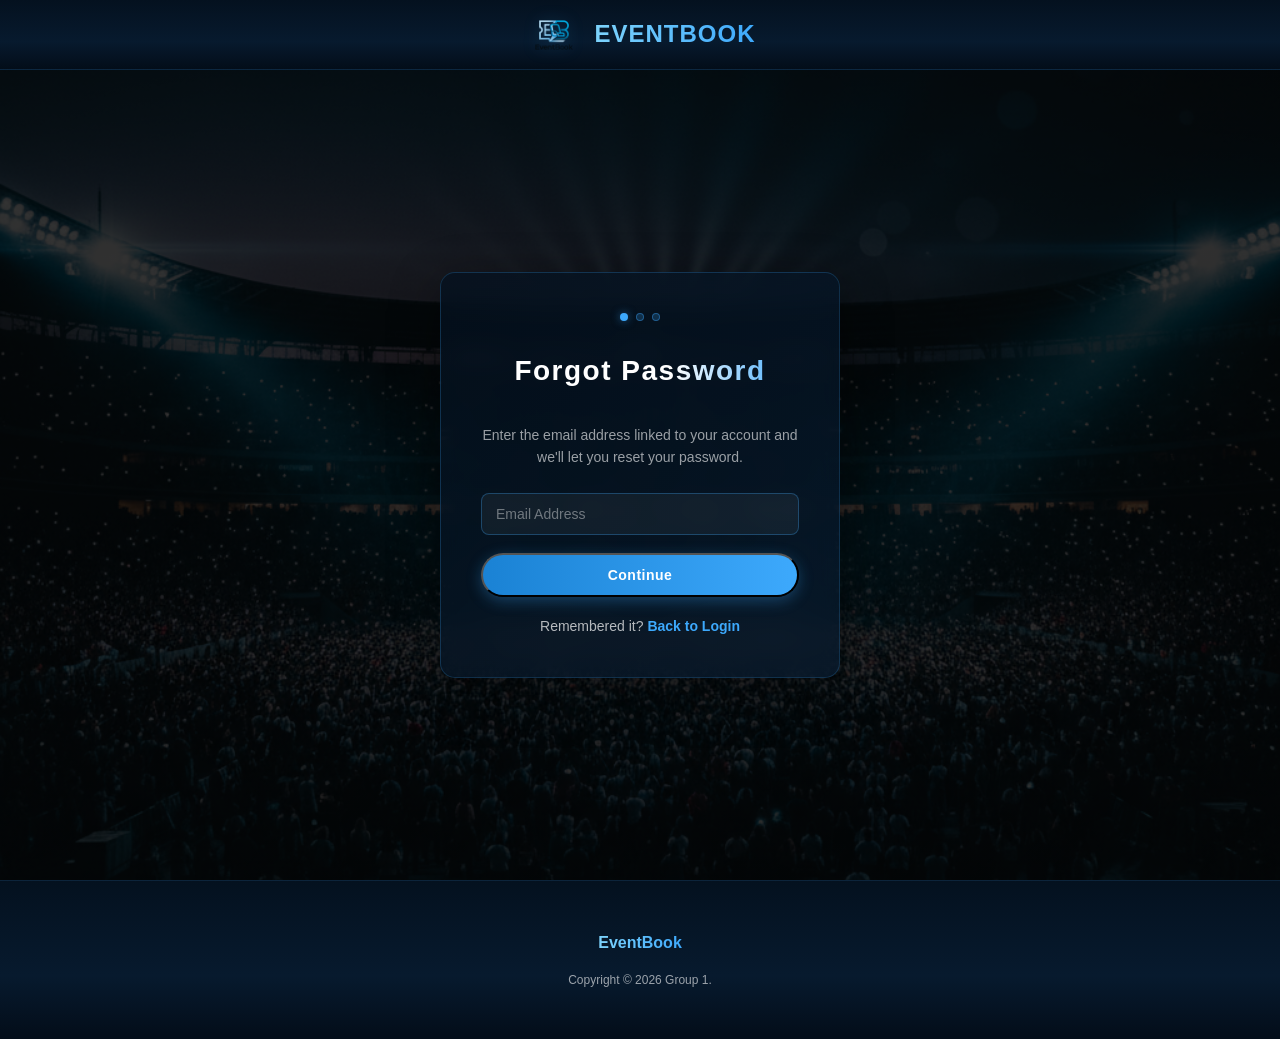
<file: AUTHENTICATION/forgot-password.html>
<!DOCTYPE html>
<html lang="en">
<head>
    <meta charset="UTF-8">
    <title>EventBook - Forgot Password</title>
    <link rel="stylesheet" href="authentication.css">
    <style>
        .step { display: none; }
        .step.active { display: block; }

        .info-text {
            font-size: 14px;
            color: rgba(255, 255, 255, 0.6);
            margin-bottom: 24px;
            line-height: 1.6;
        }

        .success-icon {
            font-size: 50px;
            margin-bottom: 16px;
            display: block;
        }

        .step-indicator {
            display: flex;
            justify-content: center;
            gap: 8px;
            margin-bottom: 28px;
        }

        .step-dot {
            width: 8px;
            height: 8px;
            border-radius: 50%;
            background: rgba(61, 169, 252, 0.2);
            border: 1px solid rgba(61, 169, 252, 0.4);
            transition: all 0.3s ease;
        }

        .step-dot.active {
            background: #3da9fc;
            box-shadow: 0 0 8px rgba(61, 169, 252, 0.5);
        }

        .error-msg {
            color: #f87171;
            font-size: 13px;
            margin-bottom: 12px;
            display: none;
        }
    </style>
</head>
<body>
<header class="navbar center-logo">
    <div class="logo">
        <img src="../IMAGES/eventbook_logo.png" alt="EventBook Logo">
        <h1>EventBook</h1>
    </div>
</header>

<main class="login-hero">
    <section class="login-container">

        <!-- Step indicator dots -->
        <div class="step-indicator">
            <div class="step-dot active" id="dot1"></div>
            <div class="step-dot" id="dot2"></div>
            <div class="step-dot" id="dot3"></div>
        </div>

        <!-- STEP 1: Verify email -->
        <div class="step active" id="step1">
            <h2>Forgot Password</h2>
            <p class="info-text">Enter the email address linked to your account and we'll let you reset your password.</p>
            <p class="error-msg" id="errorMsg1"></p>
            <form id="forgotStep1Form">
                <div class="form-group">
                    <input type="email" id="emailInput" placeholder="Email Address" required>
                </div>
                <button type="submit" class="btn primary" style="width:100%; margin:0;">Continue</button>
            </form>
            <p class="signup-text" style="margin-top:18px;">
                Remembered it? <a href="login.html">Back to Login</a>
            </p>
        </div>

        <!-- STEP 2: Set new password -->
        <div class="step" id="step2">
            <h2>Reset Password</h2>
            <p class="info-text">Create a new password for <strong id="displayEmail" style="color:#3da9fc;"></strong></p>
            <p class="error-msg" id="errorMsg2"></p>
            <form id="forgotStep2Form">
                <div class="form-group password-wrapper">
                    <input type="password" id="newPasswordInput" placeholder="New Password" required>
                    <span class="toggle-password" onclick="togglePassword('newPasswordInput', this)">👁</span>
                </div>
                <div class="form-group password-wrapper">
                    <input type="password" id="confirmNewPasswordInput" placeholder="Confirm New Password" required>
                    <span class="toggle-password" onclick="togglePassword('confirmNewPasswordInput', this)">👁</span>
                </div>
                <button type="submit" class="btn primary" style="width:100%; margin:0;">Reset Password</button>
            </form>
        </div>

        <!-- STEP 3: Success -->
        <div class="step" id="step3" style="text-align:center;">
            <span class="success-icon">✅</span>
            <h2>Password Reset!</h2>
            <p class="info-text">Your password has been successfully updated. You can now log in with your new password.</p>
            <a href="login.html" class="btn primary" style="display:block; margin:0;">Go to Login</a>
        </div>

    </section>
</main>

<footer>
    <p><strong>EventBook</strong></p>
    <p>Copyright &copy; 2026 Group 1.</p>
</footer>

<script src="https://code.jquery.com/jquery-3.7.1.min.js"></script>
<script src="forgot-password.js"></script>
<script>
    function togglePassword(inputId, icon) {
        const input = document.getElementById(inputId);
        if (input.type === "password") {
            input.type = "text";
            icon.textContent = "🙈";
        } else {
            input.type = "password";
            icon.textContent = "👁";
        }
    }
</script>
</body>
</html>
</file>
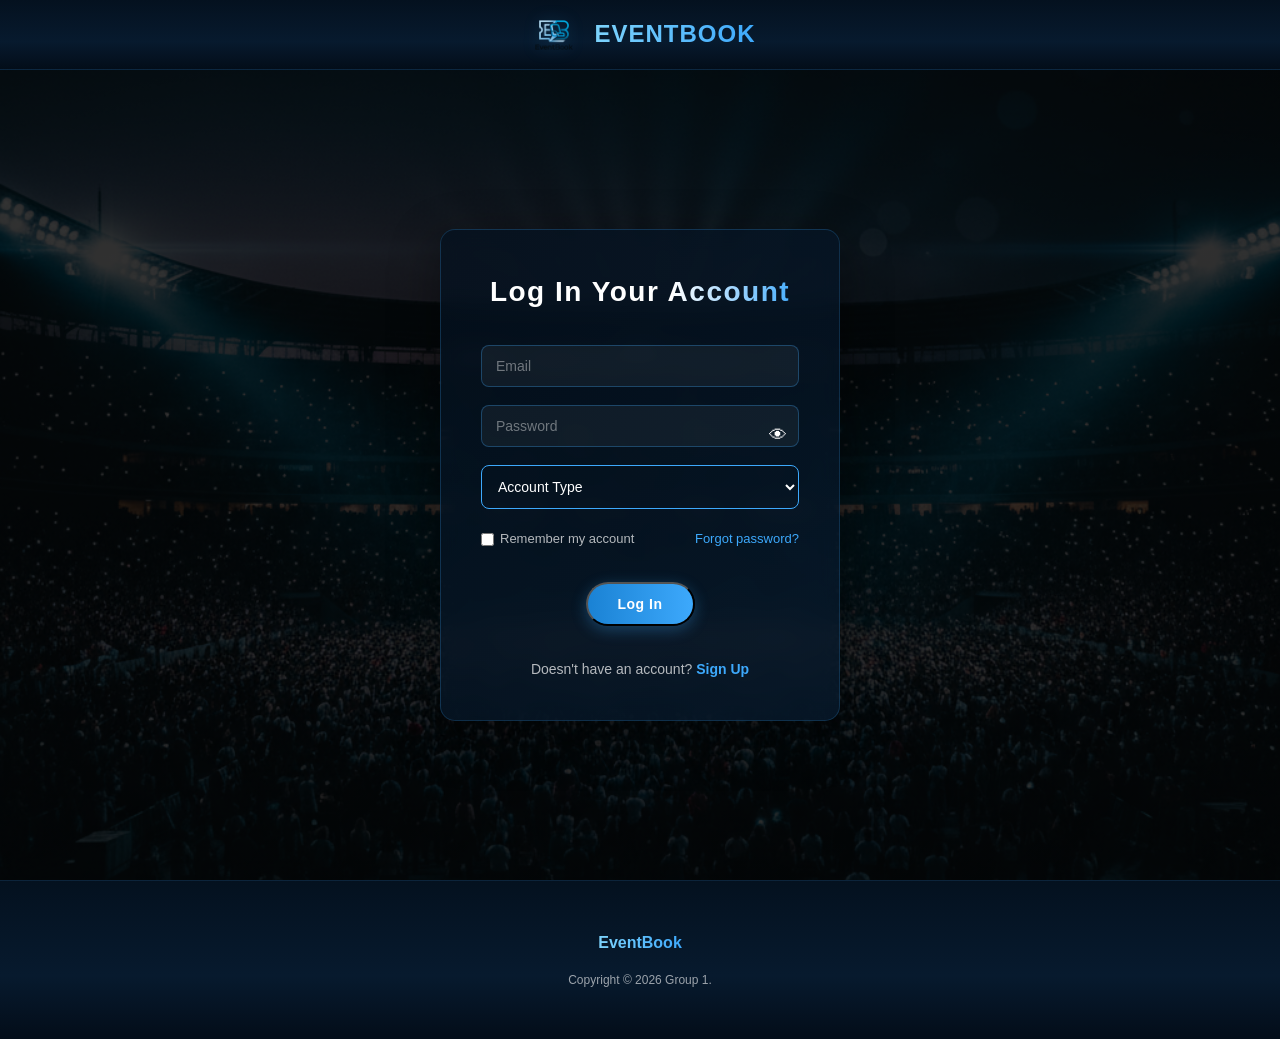
<file: AUTHENTICATION/login.html>
<!DOCTYPE html>
<html lang="en">
<head>
    <!-- Meta and page title -->
    <meta charset="UTF-8">
    <title>EventBook - Login</title>

    <!-- Authentication page styles -->
    <link rel="stylesheet" href="authentication.css">
</head>
<body>
    <!-- Navbar / Header with centered logo -->
    <header class="navbar center-logo">
        <div class="logo">
            <img src="../IMAGES/eventbook_logo.png" alt="EventBook Logo">
            <h1>EventBook</h1>
        </div>
    </header>
 
    <!-- Main login section -->
    <main class="login-hero">
        <section class="login-container">
            <h2>Log In Your Account</h2>

            <!-- Login form -->
            <form id="loginForm">
                
                <!-- Email input -->
                <div class="form-group">
                    <input type="email" id="emailInput" placeholder="Email" required>
                </div>

                <!-- Password input with toggle visibility -->
                <div class="form-group password-wrapper">
                    <input type="password" id="passwordInput" placeholder="Password" required>
                    <span class="toggle-password" onclick="togglePassword('passwordInput', this)">👁</span>
                </div>

                <!-- Account type selection -->
                <div class="form-group">
                    <select id="accountTypeInput" required>
                        <option value="" disabled selected>Account Type</option>
                        <option value="customer">Customer</option>
                        <option value="admin">Admin</option>
                    </select>
                </div>

                <!-- Form options (remember + forgot password) -->
                <div class="form-options">
                    <label>
                        <input type="checkbox" id="rememberAccount"> Remember my account
                    </label>
                    <!-- FIX: now links to forgot-password.html instead of # -->
                    <a href="forgot-password.html">Forgot password?</a>
                </div>

                <!-- Submit button -->
                <button type="submit" class="btn primary">Log In</button>

            </form>

            <!-- Signup redirect -->
            <p class="signup-text">
                Doesn't have an account? <a href="signup.html">Sign Up</a>
            </p>
        </section>
    </main>
 
    <!-- Footer section -->
    <footer>
        <p><strong>EventBook</strong></p>
        <p>Copyright &copy; 2026 Group 1.</p>
    </footer>
 
    <!-- External login script -->
    <script src="login.js"></script>

    <!-- Password toggle script -->
    <script>
        function togglePassword(inputId, icon) {
            const input = document.getElementById(inputId);
            if (input.type === "password") {
                input.type = "text";
                icon.textContent = "🙈";
            } else {
                input.type = "password";
                icon.textContent = "👁";
            }
        }
    </script>
</body>
</html>
</file>
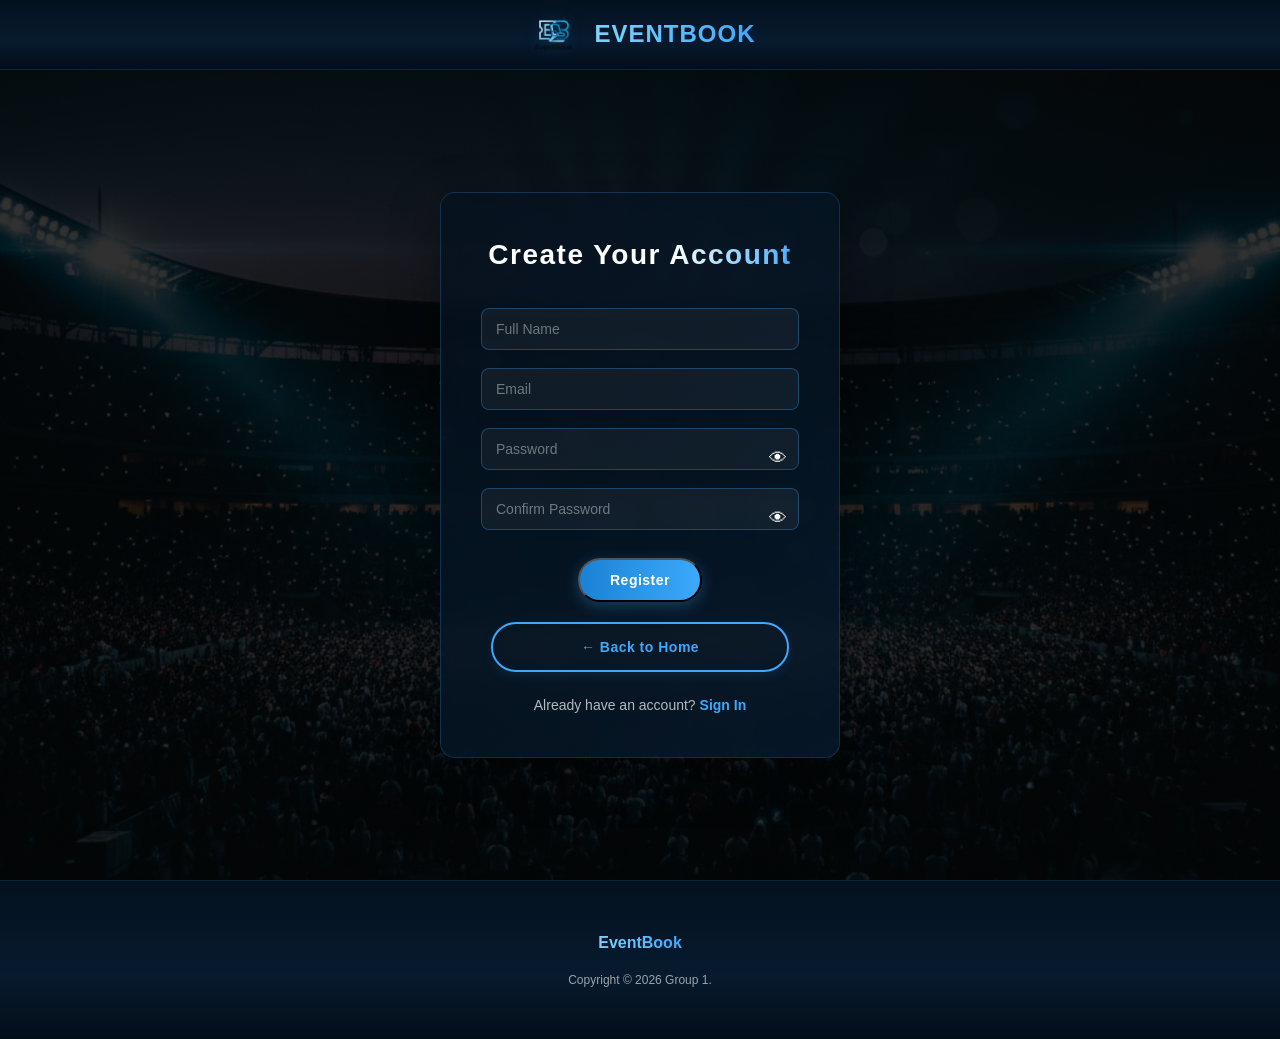
<file: AUTHENTICATION/signup.html>
<!DOCTYPE html>
<html lang="en">
<head>
    <!-- Meta and page title -->
    <meta charset="UTF-8">
    <title>EventBook - Register</title>

    <!-- Authentication page styles -->
    <link rel="stylesheet" href="authentication.css">
</head>
<body>

<!-- Navbar / Header with centered logo -->
<header class="navbar center-logo">
    <div class="logo">
        <img src="../IMAGES/eventbook_logo.png" alt="EventBook Logo">
        <h1>EventBook</h1>
    </div>
</header>

<!-- Main registration section -->
<main class="login-hero">
    <section class="login-container">
        <h2>Create Your Account</h2>

        <!-- Signup form -->
        <form id="signupForm">

            <!-- Full name input -->
            <div class="form-group">
                <input type="text" id="fullNameInput" placeholder="Full Name" required>
            </div>

            <!-- Email input -->
            <div class="form-group">
                <input type="email" id="emailInput" placeholder="Email" required>
            </div>

            <!-- Password input with toggle -->
            <div class="form-group password-wrapper">
                <input type="password" id="passwordInput" placeholder="Password" required>
                <span class="toggle-password" onclick="togglePassword('passwordInput', this)">👁</span>
            </div>

            <!-- Confirm password input with toggle -->
            <div class="form-group password-wrapper">
                <input type="password" id="confirmPasswordInput" placeholder="Confirm Password" required>
                <span class="toggle-password" onclick="togglePassword('confirmPasswordInput', this)">👁</span>
            </div>

            <!-- Register button -->
            <button type="submit" class="btn primary">Register</button>
        </form>

        <!-- Back to home button -->
        <a href="#" class="btn secondary" style="display:block; margin-top:10px; text-align:center;" onclick="goBackToHome()">← Back to Home</a>

        <!-- Login redirect -->
        <p class="signup-text">
            Already have an account? <a href="login.html">Sign In</a>
        </p>
    </section>
</main>

<!-- Footer section -->
<footer>
    <p><strong>EventBook</strong></p>
    <p>Copyright © 2026 Group 1.</p>
</footer>

<!-- jQuery library -->
<script src="https://code.jquery.com/jquery-3.7.1.min.js"></script>

<!-- External signup script -->
<script src="signup.js"></script>

<script>
    // Toggles password visibility for input fields
    function togglePassword(inputId, icon) {
        const input = document.getElementById(inputId);
        if (input.type === "password") {
            input.type = "text";
            icon.textContent = "🙈";
        } else {
            input.type = "password";
            icon.textContent = "👁";
        }
    }

    // Redirects user back to home and clears session data
    function goBackToHome() {
        localStorage.removeItem("loggedInUser");
        localStorage.removeItem("currentUserRole");
        window.location.href = "../index.html";
    }
</script>

</body>
</html>
</file>
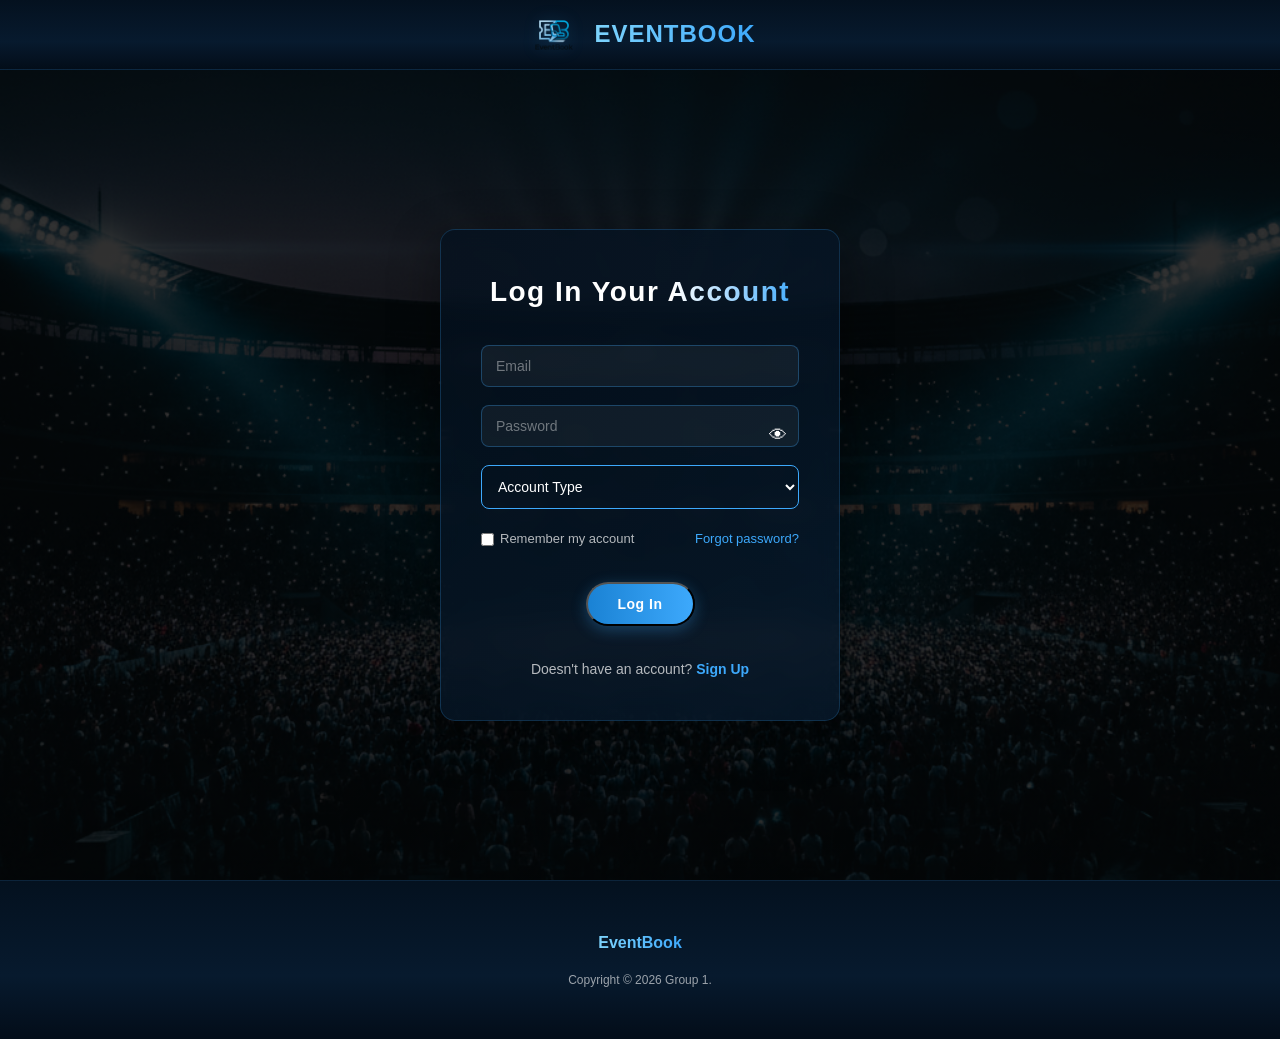
<file: EVENT_DETAILS/event_details.html>
<!DOCTYPE html>
<html lang="en">
<head>
    <!-- Meta and page title -->
    <meta charset="UTF-8">
    <title>Event Details - EventBook</title>

    <!-- Event details page styles -->
    <link rel="stylesheet" href="event_details.css">
</head>
<body>
 
<!-- Navbar / Navigation bar -->
<nav class="navbar">
        <!-- Logo section -->
        <div class="logo">
            <img src="../IMAGES/logo.png" alt="EventBook Logo">
            <span class="logo-text">EventBook</span>
        </div>
 
        <!-- Navigation links -->
        <ul class="nav-links">
            <li><a href="../USER_DASHBOARD/user_dashboard.html">Events</a></li>
            <li><a href="../TICKETS/ticket.html">Ticket</a></li>
            <li><a href="../MY_BOOKINGS/booking.html">My Bookings</a></li>
            <li><a href="#" onclick="logoutUser()">Log Out</a></li>
        </ul>
    </nav>

<!-- Main event details section -->
<section class="details-section">

    <!-- Event information card -->
    <div class="info-card">
        <div class="card-header"></div>
        <div class="card-body"></div>
    </div>

    <!-- Seat selection section -->
    <div class="seat-card">
        <div class="card-header">Select Your Seats:</div>

        <div class="seat-container">
            <!-- Dynamic seat grid -->
            <div class="seats" id="seatContainer"></div>

            <!-- Seat legend -->
            <div class="legend">
                <div class="legend-item">
                    <div class="seat available"></div>
                    <span>Available</span>
                </div>

                <div class="legend-item">
                    <div class="seat booked"></div>
                    <span>Booked</span>
                </div>

                <div class="legend-item">
                    <div class="seat selected"></div>
                    <span>Selected</span>
                </div>
            </div>
        </div>
    </div>

    <!-- Total price display -->
    <div class="price-box" id="priceBox">
        Total Price: ₱0.00
    </div>

    <!-- Checkout button section -->
    <div class="checkout-container">
        <button class="checkout-btn" onclick="proceedToCheckout()">Proceed to Checkout</button>
    </div>

</section>

<!-- Footer section -->
<footer>
    <p>EventBook</p>
    <span>Copyright © 2026 Group 1.</span>
</footer>

<!-- External script for event details logic -->
<script src="event_details.js"></script>
</body>
</html>
</file>
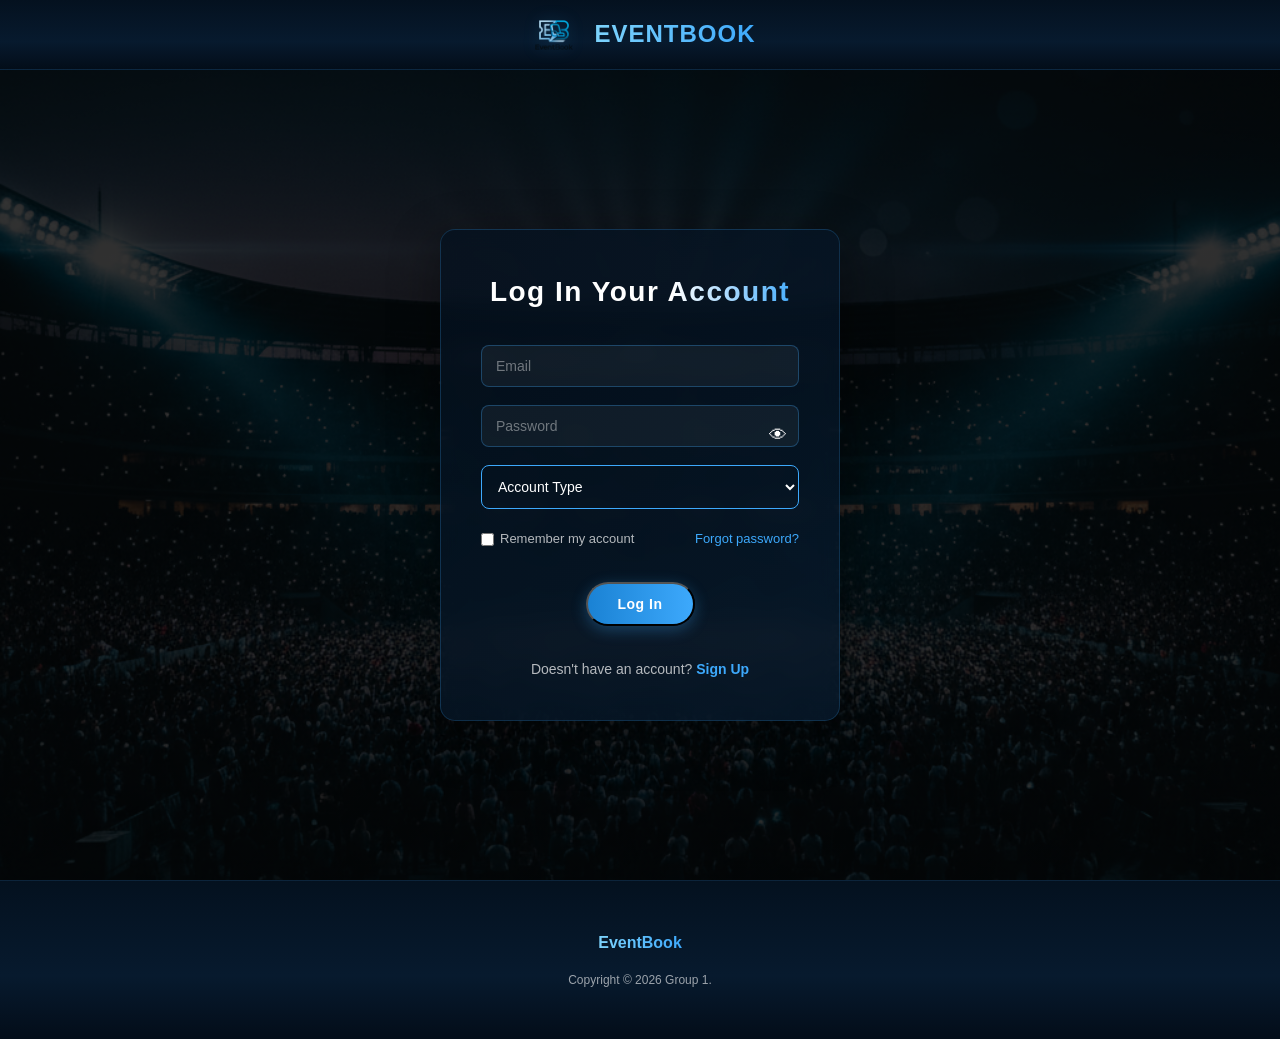
<file: MY_BOOKINGS/booking.html>
<!DOCTYPE html>
<html lang="en">
<head>
    <!-- Meta configuration and page title -->
    <meta charset="UTF-8">
    <meta name="viewport" content="width=device-width, initial-scale=1.0">
    <title>EventBook - My Bookings</title>

    <!-- Booking page styles -->
    <link rel="stylesheet" href="booking.css">
</head>
<body>

    <!-- Navbar / Navigation bar -->
    <nav class="navbar">

        <!-- Logo section -->
        <div class="logo">
            <img src="../IMAGES/logo.png" alt="EventBook Logo">
            <span class="logo-text">EventBook</span>
        </div>
 
        <!-- Navigation links -->
        <ul class="nav-links">
            <li><a href="../USER_DASHBOARD/user_dashboard.html">Events</a></li>
            <li><a href="../TICKETS/ticket.html">Ticket</a></li>
            <li><a href="../MY_BOOKINGS/booking.html">My Bookings</a></li>
            <li><a href="#" onclick="logoutUser()">Log Out</a></li>
        </ul>
    </nav>

    <!-- Main bookings container (dynamic content) -->
    <main class="bookings-wrapper">
    </main>

    <!-- Footer section -->
    <footer>
      <p>EventBook</p>
      <span>Copyright © 2026 Group 1.</span>
    </footer>
    
    <!-- jQuery library -->
    <script src="https://code.jquery.com/jquery-3.7.1.min.js"></script>

    <!-- External booking script -->
    <script src="booking.js"></script>
</body>
</html>
</file>
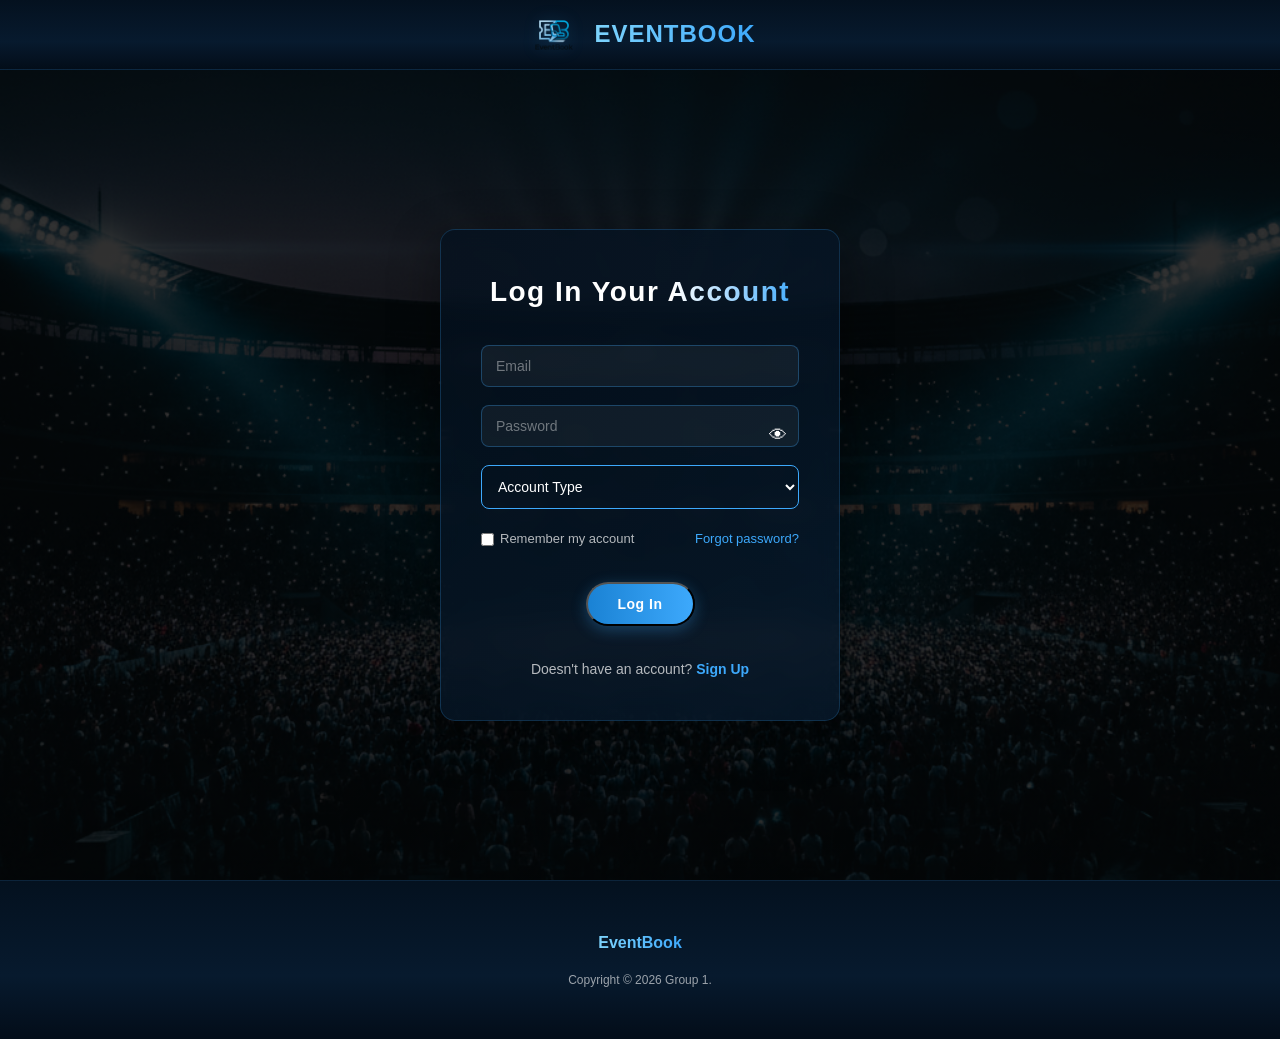
<file: MY_BOOKINGS/checkout.html>
<!doctype html>
<html lang="en">
  <head>
    <!-- Meta and page title -->
    <meta charset="UTF-8" />
    <title>EventBook | Checkout</title>

    <!-- Google font -->
    <link
      href="https://fonts.googleapis.com/css?family=Poppins:400,600,700&display=swap"
      rel="stylesheet"
    />

    <!-- Checkout page styles -->
    <link rel="stylesheet" href="checkoutstyle.css" />

  </head>

  <body>
    <!-- Navbar / Header -->
    <header class="navbar">
      <!-- Logo section -->
      <div class="logo">
        <img src="../IMAGES/eventbook_logo.png" alt="websitelogo" />EventBook
      </div>

      <!-- Navigation links -->
      <nav>
        <a href="../EVENT_DETAILS/event_details.html">Events</a>
        <a href="booking.html">My Bookings</a>
      </nav>
    </header>

    <!-- Main checkout section -->
    <main class="page">
      <section class="checkout-card">

        <!-- Checkout header -->
        <div class="checkout-header">Checkout</div>

        <div class="checkout-body">
          <h2>Booking Summary</h2>
          <hr />

          <!-- User name display -->
          <p class="name">Your Name</p>

          <!-- Booking details -->
          <div class="details">
            <p id="eventName"><strong>Event:</strong> Event name</p>
            <p id="eventDate"><strong>Date:</strong> Event Date</p>
            <p id="eventTime"><strong>Time:</strong> Event Time</p>
            <p id="eventVenue"><strong>Venue:</strong> Event Venue</p>
            <p id="bookedSeat"><strong>Booked seat:</strong> Booked seat</p>
            <p id="eventPrice"><strong>Price:</strong> Event price</p>
            <p id="quantity"><strong>Quantity:</strong> Quantity</p>
            <p id="eventTotal" class="total">
              <strong>Total:</strong> Price × Quantity
            </p>
          </div>

          <!-- Action buttons -->
          <div class="buttons">
            <button class="confirm" onclick="openPayment()">Confirm</button>
            <button class="cancel">Cancel Booking</button>
          </div>
        </div>
      </section>
    </main>

    <!-- Footer section -->
    <footer>
      <p>EventBook</p>
      <span>Copyright © 2026 Group 1.</span>
    </footer>

    <!-- Payment modal -->
    <div class="modal-overlay" id="paymentModal">
      <div class="payment-modal">

        <!-- Payment modal header -->
        <div class="payment-header">Payment</div>

        <div class="payment-body">

          <!-- Payment method selection -->
          <label>Payment Method:</label>
          <select id="paymentMethod">
            <option value="selectMethod">Select Method</option>
            <option value="gcash">GCash</option>
            <option value="payMaya">PayMaya</option>
            <option value="bankTransfer">Bank Transfer</option>
          </select>

          <!-- Account number input -->
          <label for="accountNumber">Account number</label>
          <input type="number" id="accountNumber" /> <br />
          <br />

          <!-- Account name input -->
          <label for="accountName">Account name</label>
          <input type="text" id="accountName" /> <br />
          <br />

          <!-- Payment action buttons -->
          <div class="payment-buttons">
            <button class="pay-btn" onclick="completePayment()">Pay</button>
            <button class="cancel-btn" onclick="closePayment()">
              Cancel Booking
            </button>
          </div>
        </div>
      </div>
    </div>

    <!-- Success modal -->
    <div class="modal-overlay" id="successModal">
      <div class="payment-modal">

        <!-- Success header -->
        <div class="payment-header" style="background: #39b54a">
          Payment Successful!
        </div>

        <div class="payment-body">
          <h2>Checkout Summary</h2>
          <hr />

          <!-- User name display -->
          <p class="name">Your Name</p>

          <!-- Summary details -->
          <div class="details">
            <p><strong>Event:</strong> Event name</p>
            <p><strong>Date:</strong> Event Date</p>
            <p><strong>Time:</strong> Event Time</p>
            <p><strong>Venue:</strong> Event Venue</p>
            <p><strong>Booked seat:</strong> Booked seat</p>
            <p><strong>Price:</strong> Event price</p>
            <p><strong>Quantity:</strong> Quantity</p>
            <p class="total"><strong>Total:</strong> Price × Quantity</p>
            <p><strong>Payment Method:</strong> GCash</p>
          </div>

          <!-- Success action buttons -->
          <div class="payment-buttons">
            <button class="pay-btn" onclick="goToTicket()">View Ticket</button>
            <button class="cancel-btn" onclick="closeSuccess()">Close</button>
          </div>
        </div>
      </div>
    </div>

    <!-- jQuery library (moved to bottom for consistency with other pages) -->
    <script src="https://code.jquery.com/jquery-3.7.1.min.js"></script>

    <!-- External checkout script -->
    <script src="checkout.js"></script>
  </body>
</html>
</file>
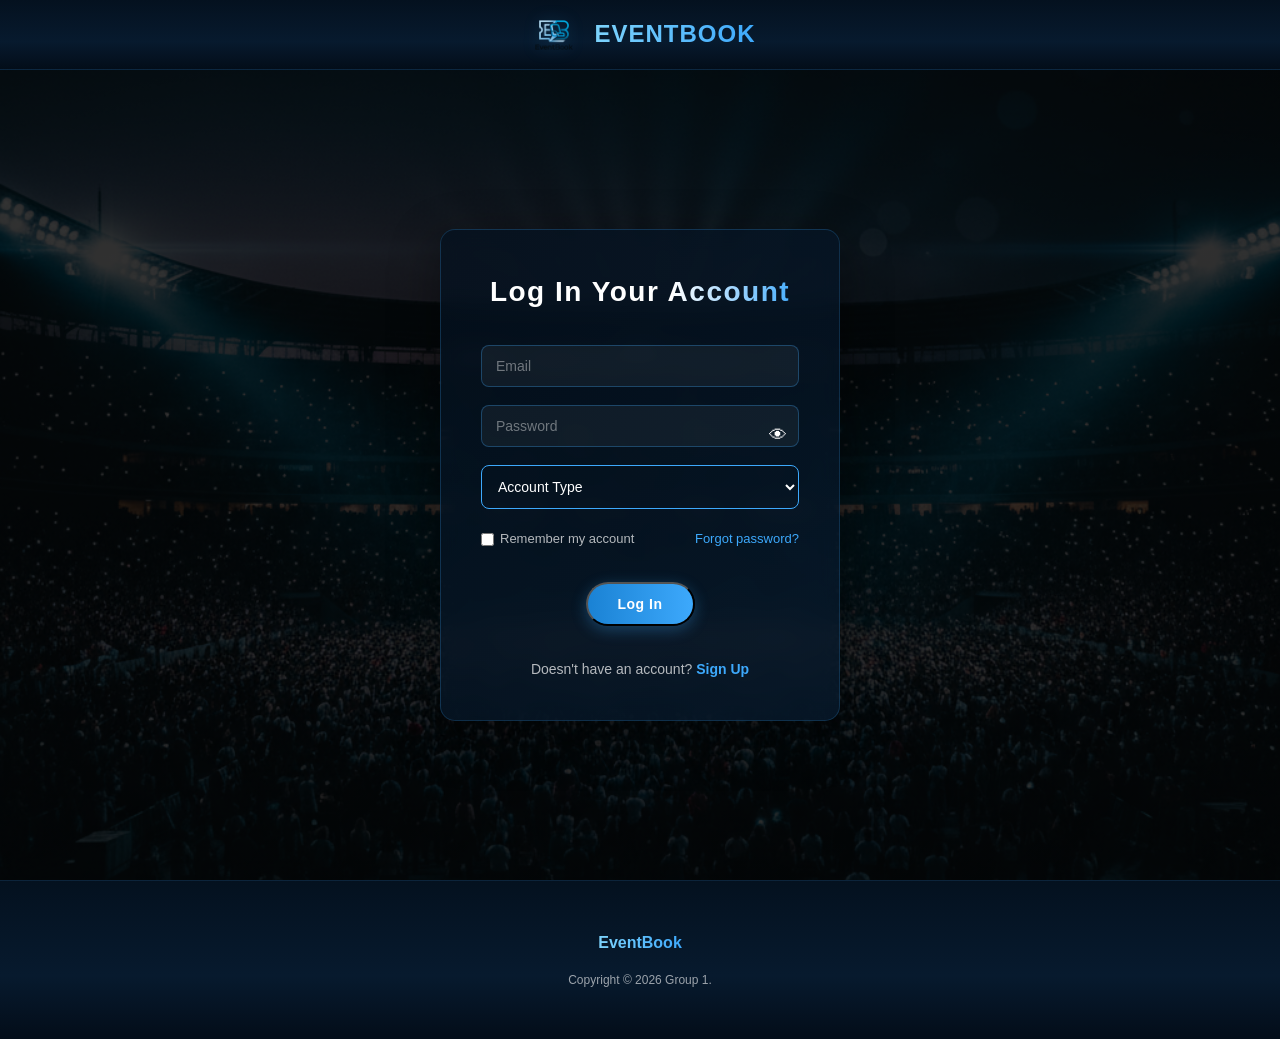
<file: USER_DASHBOARD/user_dashboard.html>
<!DOCTYPE html>
<html lang="en">
<head>
    <!-- Meta and page title -->
    <meta charset="UTF-8">
    <title>EventBook Dashboard</title>

    <!-- Dashboard page styles -->
    <link rel="stylesheet" href="user_dashboard.css">
</head>
<body>
 
    <!-- Navbar / Navigation bar -->
    <nav class="navbar">

        <!-- Logo section -->
        <div class="logo">
            <img src="../IMAGES/logo.png" alt="EventBook Logo">
            <span class="logo-text">EventBook</span>
        </div>
 
        <!-- Navigation links -->
        <ul class="nav-links">
            <li><a href="../USER_DASHBOARD/user_dashboard.html">Events</a></li>
            <li><a href="../TICKETS/ticket.html">Ticket</a></li>
            <li><a href="../MY_BOOKINGS/booking.html">My Bookings</a></li>
            <li><a href="#" onclick="logoutUser()">Log Out</a></li>
        </ul>
    </nav>
 
    <!-- Hero / Main dashboard section -->
    <section class="hero">

        <!-- Background overlay -->
        <div class="overlay"></div>

        <!-- Hero content -->
        <div class="hero-content">

            <!-- Welcome message -->
            <p class="welcome-text">Welcome Customer!</p>

            <!-- Page title -->
            <h1>DASHBOARD</h1>
 
            <!-- Events section title -->
            <h2>Available Events</h2>

            <!-- Events description -->
            <p class="description">
                Discover events that inspire, entertain, and connect.
                From grand performances to intimate gatherings,
                your next unforgettable experience starts here.
            </p>

            <!-- Dynamic event cards container -->
            <div class="card-container" id="cardContainer"></div>
        </div>
    </section>

    <!-- Footer section -->
    <footer>
      <p>EventBook</p>
      <span>Copyright © 2026 Group 1.</span>
    </footer>
 
    <!-- External dashboard script -->
    <script src="user_dashboard.js"></script>
</body>
</html>
</file>
<file: AUTHENTICATION/authentication.css>
* {
    margin: 0;
    padding: 0;
    box-sizing: border-box;
    font-family: 'Nunito', Arial, sans-serif;
}

body {
    color: white;
    background: #0d1b2a;
    line-height: 1.6;
}

/* ===== HEADING STYLES ===== */
h1 {
    font-size: 24px;
    font-weight: 700;
    letter-spacing: 1px;
    text-transform: uppercase;
}

h2 {
    font-size: 32px;
    font-weight: 700;
    letter-spacing: 1.5px;
    margin-bottom: 10px;
    background: linear-gradient(90deg, #fff 60%, #3da9fc);
    -webkit-background-clip: text;
    -webkit-text-fill-color: transparent;
    background-clip: text;
}

h3 {
    font-size: 24px;
    font-weight: 700;
    letter-spacing: 1px;
    margin-bottom: 20px;
}

h4 {
    font-size: 16px;
    font-weight: 600;
    margin-bottom: 10px;
    color: #fff;
}

/* LOGO STYLE */
.logo {
    display: flex;
    align-items: center;
    gap: 10px;
}

.logo img {
    height: 60px;
    width: auto;
    object-fit: contain;
    filter: drop-shadow(0 0 8px rgba(61, 169, 252, 0.2));
}

.logo h1 {
    background: linear-gradient(90deg, #7dd3fc, #3da9fc);
    -webkit-background-clip: text;
    -webkit-text-fill-color: transparent;
    background-clip: text;
}

/* CARD ICON STYLE */
.card img {
    width: 50px;
    margin-bottom: 15px;
    transition: transform 0.3s ease;
}

.card img:hover {
    transform: scale(1.1);
}

/* NAVBAR */
.navbar {
    height: 70px;
    display: flex;
    justify-content: space-between;
    align-items: center;
    padding: 0 50px;
    background: linear-gradient(180deg, #04111f 0%, #071a2e 60%, #030d19 100%);
    border-bottom: 1px solid rgba(61, 169, 252, 0.15);
    box-shadow: 0 4px 20px rgba(0, 0, 0, 0.3);
}

.navbar ul {
    list-style: none;
    display: flex;
    gap: 30px;
}

.navbar a {
    text-decoration: none;
    color: rgba(255, 255, 255, 0.7);
    font-weight: 600;
    font-size: 14px;
    transition: all 0.3s ease;
    position: relative;
}

.navbar a:hover {
    color: #3da9fc;
}

.navbar a::after {
    content: "";
    position: absolute;
    bottom: -5px;
    left: 0;
    width: 0;
    height: 2px;
    background: #3da9fc;
    transition: width 0.3s ease;
}

.navbar a:hover::after {
    width: 100%;
}

.center-logo {
    justify-content: center;
}

/* HERO SECTION */
.hero {
    text-align: center;
    padding: 80px 20px;
    background: linear-gradient(rgba(0,0,0,0.7), rgba(0,0,0,0.7)),
                url('../IMAGES/hero_bg.png') center/cover no-repeat;
}

.hero-content h2 {
    font-size: 60px;
    font-weight: 700;
    margin-bottom: 15px;
}

.hero-content span {
    color: #3da9fc;
}

.tagline {
    margin: 20px 0;
    font-size: 20px;
    font-weight: 600;
    color: rgba(255, 255, 255, 0.9);
}

.description {
    margin-bottom: 30px;
    font-size: 18px;
    color: rgba(255, 255, 255, 0.8);
    line-height: 1.6;
}

/* BUTTONS */
.btn {
    padding: 12px 30px;
    border-radius: 25px;
    text-decoration: none;
    display: inline-block;
    margin: 10px;
    font-weight: 700;
    font-size: 14px;
    letter-spacing: 0.5px;
    transition: all 0.3s ease;
}

.primary {
    background: linear-gradient(90deg, #1a82d4, #3da9fc);
    color: white;
    box-shadow: 0 4px 15px rgba(61, 169, 252, 0.3);
}

.primary:hover {
    transform: translateY(-2px);
    box-shadow: 0 8px 20px rgba(61, 169, 252, 0.4);
}

.secondary {
    border: 2px solid #3da9fc;
    color: #3da9fc;
    background: transparent;
    box-shadow: 0 4px 12px rgba(61, 169, 252, 0.1);
}

.secondary:hover {
    background: rgba(61, 169, 252, 0.1);
    transform: translateY(-2px);
}

/* FEATURES */
.features {
    margin-top: 80px;
}

.features h3 {
    margin-bottom: 30px;
    font-size: 28px;
    font-weight: 700;
    background: linear-gradient(90deg, #fff 60%, #3da9fc);
    -webkit-background-clip: text;
    -webkit-text-fill-color: transparent;
    background-clip: text;
}

.feature-cards {
    display: flex;
    justify-content: center;
    gap: 30px;
    flex-wrap: wrap;
}

.card {
    background: linear-gradient(135deg, rgba(255,255,255,0.95), rgba(250,250,250,0.9));
    color: #0d1b2a;
    padding: 30px 25px;
    width: 220px;
    border-radius: 12px;
    text-align: center;
    box-shadow: 0 8px 32px rgba(0, 0, 0, 0.2);
    transition: all 0.3s ease;
    border: 1px solid rgba(61, 169, 252, 0.15);
}

.card:hover {
    transform: translateY(-8px);
    box-shadow: 0 15px 40px rgba(61, 169, 252, 0.2);
}

.card h4 {
    color: #0d1b2a;
    font-size: 16px;
    font-weight: 700;
    margin-bottom: 10px;
}

.card p {
    color: rgba(13, 27, 42, 0.7);
    font-size: 14px;
    line-height: 1.5;
}

/* LOGIN PAGE AND SIGNUP PAGE */
.login-hero {
    height: 90vh;
    display: flex;
    justify-content: center;
    align-items: center;
    background: linear-gradient(rgba(0,0,0,0.8), rgba(0,0,0,0.8)),
                url('../IMAGES/party_bg.png') center/cover no-repeat;
}

.login-container {
    background: linear-gradient(135deg, rgba(4, 17, 31, 0.75), rgba(7, 26, 46, 0.75));
    padding: 40px;
    border-radius: 15px;
    width: 400px;
    text-align: center;
    border: 1px solid rgba(61, 169, 252, 0.2);
    backdrop-filter: blur(10px);
    box-shadow: 0 15px 50px rgba(0, 0, 0, 0.4);
}

.login-container h2 {
    margin-bottom: 30px;
    font-size: 28px;
}

.form-group input,
.login-container select {
    width: 100%;
    padding: 12px 14px;
    margin-bottom: 18px;
    border-radius: 8px;
    border: 1px solid rgba(61, 169, 252, 0.3);
    background: rgba(255, 255, 255, 0.05);
    color: white;
    font-size: 14px;
    transition: all 0.3s ease;
    font-family: 'Nunito', Arial, sans-serif;
}

.form-group input::placeholder {
    color: rgba(255, 255, 255, 0.4);
}

.form-group input:focus,
.login-container select:focus {
    outline: none;
    border-color: #3da9fc;
    background: rgba(61, 169, 252, 0.1);
    box-shadow: 0 0 8px rgba(61, 169, 252, 0.2);
}

.login-container select {
    cursor: pointer;
}

.login-container select option {
    background: #0d1b2a;
    color: white;
}

.form-options {
    display: flex;
    justify-content: space-between;
    font-size: 13px;
    margin-bottom: 22px;
    gap: 15px;
}

.form-options label {
    display: flex;
    align-items: center;
    gap: 6px;
    color: rgba(255, 255, 255, 0.7);
}

.form-options label input {
    cursor: pointer;
}

.form-options a {
    color: #3da9fc;
    text-decoration: none;
    transition: all 0.2s ease;
}

.form-options a:hover {
    color: #7dd3fc;
    text-decoration: underline;
}

.signup-text {
    margin-top: 22px;
    font-size: 14px;
    color: rgba(255, 255, 255, 0.7);
}

.signup-text a {
    color: #3da9fc;
    text-decoration: none;
    font-weight: 600;
    transition: all 0.2s ease;
}

.signup-text a:hover {
    color: #7dd3fc;
    text-decoration: underline;
}

/* ===== FOOTER ===== */
footer {
    background: linear-gradient(180deg, #04111f 0%, #071a2e 60%, #030d19 100%);
    border-top: 1px solid rgba(61, 169, 252, 0.15);
    padding: 40px 20px;
    text-align: center;
    color: rgba(255, 255, 255, 0.8);
    font-size: 14px;
}

footer p {
    margin: 8px 0;
    line-height: 1.8;
}

footer p:first-child {
    font-size: 16px;
    font-weight: 700;
    color: #fff;
    margin-bottom: 12px;
}

footer p:first-child strong {
    background: linear-gradient(90deg, #7dd3fc, #3da9fc);
    -webkit-background-clip: text;
    -webkit-text-fill-color: transparent;
    background-clip: text;
}

footer p:last-child {
    font-size: 12px;
    color: rgba(255, 255, 255, 0.6);
}

.login-container select {
    width: 100%;
    padding: 12px;
    margin-bottom: 20px;
    border-radius: 8px;
    border: 1px solid #3da9fc;
    background: transparent;
    color: white;
}

.login-container select option {
    background: #0d1b2a;
}

/* PASSWORD SHOW/HIDE */
.password-wrapper {
    position: relative;
}

.password-wrapper input {
    padding-right: 40px;
}

.toggle-password {
    position: absolute;
    right: 12px;
    top: 50%;
    transform: translateY(-50%);
    cursor: pointer;
    font-size: 18px;
    user-select: none;
    transition: all 0.2s ease;
}

.toggle-password:hover {
    transform: translateY(-50%) scale(1.1);
}
</file>
<file: ADMIN_DASHBOARD/admin_dashboard.css>
@import url('https://fonts.googleapis.com/css2?family=Rajdhani:wght@500;600;700&family=Nunito:wght@400;500;600;700&display=swap');

* {
    margin: 0;
    padding: 0;
    box-sizing: border-box;
    font-family: "Nunito", sans-serif;
}

/* ===== BACKGROUND ===== */
body {
    min-height: 100vh;
    background: url("https://wallup.net/wp-content/uploads/2018/09/27/648247-abstract-blue-background.jpg") no-repeat center;
    background-size: cover;
    position: relative;
}

body::after {
    content: "";
    position: fixed;
    inset: 0;
    background: linear-gradient(135deg, #060f1c 0%, #0d2137 50%, #102d4a 100%);
    opacity: 0.94;
    z-index: -1;
}

/* ===== LAYOUT ===== */
.container {
    display: flex;
    min-height: 100vh;
}

/* ===== SIDEBAR ===== */
.sidebar {
    width: 240px;
    background: linear-gradient(180deg, #04111f 0%, #071a2e 60%, #030d19 100%);
    padding: 0;
    display: flex;
    flex-direction: column;
    align-items: center;
    border-right: 1px solid rgba(45, 162, 255, 0.15);
    box-shadow: 4px 0 20px rgba(0, 0, 0, 0.4);
    position: sticky;
    top: 0;
    height: 100vh;
}

/* Logo area */
.logo {
    width: 100%;
    padding: 28px 20px 24px;
    display: flex;
    flex-direction: column;
    align-items: center;
    border-bottom: 1px solid rgba(45, 162, 255, 0.12);
    margin-bottom: 20px;
}

.logo img {
    width: 110px;
    filter: drop-shadow(0 0 10px rgba(45, 162, 255, 0.3));
}

.logo h2 {
    color: #fff;
    font-family: "Rajdhani", sans-serif;
    font-size: 22px;
    font-weight: 700;
    letter-spacing: 3px;
    text-transform: uppercase;
    margin-top: 8px;
    background: linear-gradient(90deg, #7dd3fc, #2da2ff);
    -webkit-background-clip: text;
    -webkit-text-fill-color: transparent;
    background-clip: text;
}

/* Nav buttons */
.nav {
    width: calc(100% - 30px);
    padding: 13px 18px;
    margin-bottom: 8px;
    border: none;
    border-radius: 10px;
    background: transparent;
    color: rgba(255, 255, 255, 0.6);
    cursor: pointer;
    font-size: 14px;
    font-weight: 600;
    font-family: "Nunito", sans-serif;
    text-align: left;
    letter-spacing: 0.5px;
    transition: all 0.25s ease;
    position: relative;
    overflow: hidden;
}

.nav::before {
    content: "";
    position: absolute;
    left: 0;
    top: 0;
    height: 100%;
    width: 3px;
    background: #2da2ff;
    border-radius: 0 3px 3px 0;
    opacity: 0;
    transition: opacity 0.25s ease;
}

.nav:hover {
    background: rgba(45, 162, 255, 0.1);
    color: #fff;
}

.nav:hover::before {
    opacity: 1;
}

.nav.active {
    background: linear-gradient(90deg, rgba(45, 162, 255, 0.2), rgba(45, 162, 255, 0.05));
    color: #fff;
    box-shadow: inset 0 0 20px rgba(45, 162, 255, 0.05);
}

.nav.active::before {
    opacity: 1;
}

/* Logout button pushed to bottom */
#logoutBtn {
    margin-top: auto;
    margin-bottom: 20px;
    color: rgba(255, 100, 100, 0.7);
    width: calc(100% - 30px);
}

#logoutBtn:hover {
    background: rgba(255, 80, 80, 0.1);
    color: #ff6b6b;
}

#logoutBtn::before {
    background: #ff6b6b;
}

/* ===== MAIN CONTENT ===== */
.main {
    flex: 1;
    padding: 40px 50px;
    color: #fff;
    overflow-y: auto;
}

.welcome {
    font-size: 13px;
    color: rgba(125, 211, 252, 0.8);
    letter-spacing: 1px;
    text-transform: uppercase;
    font-weight: 600;
    margin-bottom: 4px;
}

h1 {
    font-family: "Rajdhani", sans-serif;
    font-size: 36px;
    font-weight: 700;
    letter-spacing: 2px;
    text-transform: uppercase;
    margin-bottom: 30px;
    background: linear-gradient(90deg, #fff 60%, rgba(45, 162, 255, 0.6));
    -webkit-background-clip: text;
    -webkit-text-fill-color: transparent;
    background-clip: text;
}

/* ===== STATS CARDS ===== */
.stats {
    display: flex;
    gap: 24px;
    margin-bottom: 35px;
}

.stat {
    flex: 1;
    border-radius: 14px;
    overflow: hidden;
    box-shadow: 0 8px 32px rgba(0, 0, 0, 0.3);
    transition: transform 0.25s ease, box-shadow 0.25s ease;
    border: 1px solid rgba(45, 162, 255, 0.15);
}

.stat:hover {
    transform: translateY(-4px);
    box-shadow: 0 14px 40px rgba(0, 0, 0, 0.4);
}

.stat-title {
    background: linear-gradient(90deg, #1a4a72, #1e5d8f);
    padding: 12px 16px;
    text-align: center;
    font-size: 11px;
    font-weight: 700;
    letter-spacing: 2px;
    text-transform: uppercase;
    color: rgba(255, 255, 255, 0.85);
}

.stat-body {
    background: linear-gradient(135deg, #e8f4fd, #dceef8);
    color: #0d2137;
    text-align: center;
    padding: 28px 16px;
    font-family: "Rajdhani", sans-serif;
    font-size: 38px;
    font-weight: 700;
    letter-spacing: 1px;
}

/* ===== SECTION TITLE ===== */
.section-title {
    background: linear-gradient(90deg, #1a4a72, rgba(26, 74, 114, 0.3));
    padding: 13px 20px;
    border-radius: 8px;
    margin: 28px 0 16px 0;
    font-weight: 700;
    font-size: 13px;
    letter-spacing: 2px;
    text-transform: uppercase;
    color: rgba(255, 255, 255, 0.9);
    border-left: 4px solid #2da2ff;
}

/* ===== FORM BOX ===== */
.form-box {
    background: rgba(4, 17, 31, 0.6);
    padding: 28px 32px;
    border-radius: 14px;
    margin-bottom: 30px;
    border: 1px solid rgba(45, 162, 255, 0.12);
    backdrop-filter: blur(10px);
    box-shadow: 0 8px 32px rgba(0, 0, 0, 0.2);
}

.form-row {
    display: flex;
    align-items: center;
    margin-bottom: 14px;
}

.form-row label {
    width: 130px;
    background: linear-gradient(90deg, #1a4a72, #1e5d8f);
    padding: 10px 14px;
    border-radius: 8px 0 0 8px;
    font-size: 13px;
    font-weight: 600;
    color: rgba(255, 255, 255, 0.9);
    letter-spacing: 0.3px;
    white-space: nowrap;
}

.form-row input {
    flex: 1;
    padding: 10px 14px;
    border: 1px solid rgba(45, 162, 255, 0.25);
    border-left: none;
    border-radius: 0 8px 8px 0;
    background: rgba(255, 255, 255, 0.05);
    color: #fff;
    font-size: 14px;
    font-family: "Nunito", sans-serif;
    transition: border-color 0.2s, background 0.2s;
}

.form-row input:focus {
    outline: none;
    border-color: #2da2ff;
    background: rgba(45, 162, 255, 0.08);
}

.form-row input::placeholder {
    color: rgba(255, 255, 255, 0.3);
}

/* ===== BUTTONS ===== */
.btn-container {
    text-align: center;
    margin-top: 20px;
}

.register-btn {
    width: 160px;
    display: inline-block;
    padding: 11px 20px;
    border: none;
    border-radius: 25px;
    background: linear-gradient(90deg, #1a82d4, #2da2ff);
    color: #fff;
    font-weight: 700;
    font-size: 14px;
    font-family: "Nunito", sans-serif;
    cursor: pointer;
    margin: 0 8px;
    letter-spacing: 0.5px;
    box-shadow: 0 4px 15px rgba(45, 162, 255, 0.3);
    transition: all 0.25s ease;
}

.register-btn:hover {
    transform: translateY(-2px);
    box-shadow: 0 8px 20px rgba(45, 162, 255, 0.4);
}

.register-btn:active {
    transform: translateY(0);
}

.update-btn {
    background: linear-gradient(90deg, #3a4a5c, #4e6070);
    box-shadow: 0 4px 15px rgba(0, 0, 0, 0.2);
}

.update-btn:hover {
    box-shadow: 0 8px 20px rgba(0, 0, 0, 0.3);
}

/* ===== TABLE ===== */
.table-box {
    background: rgba(4, 17, 31, 0.5);
    padding: 18px;
    border-radius: 14px;
    border: 1px solid rgba(45, 162, 255, 0.12);
    backdrop-filter: blur(10px);
    box-shadow: 0 8px 32px rgba(0, 0, 0, 0.2);
    overflow-x: auto;
}

table {
    width: 100%;
    border-collapse: collapse;
    background: transparent;
    color: #fff;
}

thead tr {
    border-bottom: 2px solid rgba(45, 162, 255, 0.3);
}

th {
    background: rgba(26, 74, 114, 0.6);
    color: rgba(255, 255, 255, 0.9);
    padding: 12px 14px;
    font-size: 11px;
    font-weight: 700;
    letter-spacing: 1.5px;
    text-transform: uppercase;
}

th:first-child { border-radius: 8px 0 0 0; }
th:last-child  { border-radius: 0 8px 0 0; }

tbody tr {
    border-bottom: 1px solid rgba(255, 255, 255, 0.05);
    transition: background 0.2s ease;
}

tbody tr:hover {
    background: rgba(45, 162, 255, 0.07);
}

tbody tr:last-child {
    border-bottom: none;
}

td {
    padding: 12px 14px;
    text-align: center;
    font-size: 14px;
    color: rgba(255, 255, 255, 0.85);
}

/* ===== ACTION BUTTONS ===== */
.edit {
    background: linear-gradient(90deg, #1db954, #2ecc71);
    border: none;
    padding: 6px 14px;
    color: #fff;
    border-radius: 20px;
    cursor: pointer;
    font-size: 12px;
    font-weight: 700;
    font-family: "Nunito", sans-serif;
    margin-right: 4px;
    transition: all 0.2s ease;
    box-shadow: 0 3px 10px rgba(46, 204, 113, 0.3);
}

.edit:hover {
    transform: translateY(-1px);
    box-shadow: 0 5px 15px rgba(46, 204, 113, 0.4);
}

.delete {
    background: linear-gradient(90deg, #c0392b, #e74c3c);
    border: none;
    padding: 6px 14px;
    color: #fff;
    border-radius: 20px;
    cursor: pointer;
    font-size: 12px;
    font-weight: 700;
    font-family: "Nunito", sans-serif;
    transition: all 0.2s ease;
    box-shadow: 0 3px 10px rgba(231, 76, 60, 0.3);
}

.delete:hover {
    transform: translateY(-1px);
    box-shadow: 0 5px 15px rgba(231, 76, 60, 0.4);
}

/* ===== ANALYTICS BOX ===== */
.analytics-box {
    background: rgba(4, 17, 31, 0.5);
    padding: 20px;
    border-radius: 14px;
    border: 1px solid rgba(45, 162, 255, 0.12);
    backdrop-filter: blur(10px);
    box-shadow: 0 8px 32px rgba(0, 0, 0, 0.2);
    margin-bottom: 30px;
    overflow-x: auto;
}

/* ANALYTICS TABLE */
.analytics-table {
    width: 100%;
    border-collapse: collapse;
    background: transparent;
    color: #fff;
}

.analytics-table thead tr {
    border-bottom: none;
}

.analytics-table th {
    background: linear-gradient(90deg, #1a4a72, #1e5d8f);
    color: #fff;
    padding: 16px 14px;
    font-size: 12px;
    font-weight: 700;
    letter-spacing: 2px;
    text-transform: uppercase;
    text-align: left;
    border-bottom: 2px solid rgba(45, 162, 255, 0.4);
}

.analytics-table tbody tr {
    border-bottom: 1px solid rgba(45, 162, 255, 0.15);
    transition: background 0.2s ease;
}

.analytics-table tbody tr:hover {
    background: rgba(45, 162, 255, 0.1);
}

.analytics-table td {
    padding: 14px;
    font-size: 13px;
    color: #fff;
}

/* OCCUPANCY PROGRESS BAR */
.occupancy-bar {
    width: 100%;
    height: 6px;
    background: rgba(45, 162, 255, 0.1);
    border-radius: 3px;
    overflow: hidden;
    margin-top: 4px;
}

.occupancy-fill {
    height: 100%;
    background: linear-gradient(90deg, #2ecc71, #27ae34);
    border-radius: 3px;
    transition: width 0.3s ease;
}

.occupancy-fill.high {
    background: linear-gradient(90deg, #f39c12, #e67e22);
}

.occupancy-fill.very-high {
    background: linear-gradient(90deg, #e74c3c, #c0392b);
}

/* RECENT ACTIVITY */
.recent-activity {
    display: flex;
    flex-direction: column;
    gap: 12px;
}

.activity-item {
    background: rgba(45, 162, 255, 0.08);
    padding: 14px 16px;
    border-radius: 8px;
    border-left: 3px solid #2da2ff;
    display: flex;
    justify-content: space-between;
    align-items: center;
}

.activity-item:hover {
    background: rgba(45, 162, 255, 0.12);
}

.activity-info {
    flex: 1;
}

.activity-event {
    font-weight: 600;
    color: #fff;
    font-size: 14px;
    margin-bottom: 4px;
}

.activity-details {
    font-size: 12px;
    color: rgba(255, 255, 255, 0.6);
}

.activity-amount {
    font-weight: 700;
    color: #2ecc71;
    font-size: 14px;
    white-space: nowrap;
    margin-left: 20px;
}
</file>
<file: EVENT_DETAILS/event_details.css>
@import url('https://fonts.googleapis.com/css2?family=Rajdhani:wght@500;600;700&family=Nunito:wght@400;500;600;700&display=swap');

* {
    margin: 0;
    padding: 0;
    box-sizing: border-box;
    font-family: "Nunito", sans-serif;
}

body {
    min-height: 100vh;
    background: url('../IMAGES/user_admin_bg.png') no-repeat center center;
    background-size: cover;
    position: relative;
    color: white;
}

body::after {
    content: "";
    position: fixed;
    inset: 0;
    background: linear-gradient(135deg, #060f1c 0%, #0d2137 50%, #102d4a 100%);
    opacity: 0.85;
    z-index: -1;
}

/* ===== NAVBAR ===== */
.navbar {
    display: flex;
    justify-content: space-between;
    align-items: center;
    padding: 0 30px;
    height: 70px;
    background: linear-gradient(180deg, #04111f 0%, #071a2e 60%, #030d19 100%);
    border-bottom: 1px solid rgba(45, 162, 255, 0.15);
    box-shadow: 0 4px 20px rgba(0, 0, 0, 0.4);
}

.logo {
    display: flex;
    align-items: center;
    gap: 10px;
    font-family: "Rajdhani", sans-serif;
    font-size: 20px;
    font-weight: 700;
    letter-spacing: 2px;
}

.logo img {
    width: 80px;
    height: auto;
    filter: drop-shadow(0 0 10px rgba(45, 162, 255, 0.3));
}

.logo-text {
    background: linear-gradient(90deg, #7dd3fc, #2da2ff);
    -webkit-background-clip: text;
    -webkit-text-fill-color: transparent;
    background-clip: text;
}

.nav-links {
    list-style: none;
    display: flex;
    gap: 30px;
}

.nav-links a {
    text-decoration: none;
    color: rgba(255, 255, 255, 0.6);
    font-weight: 600;
    font-size: 14px;
    transition: all 0.25s ease;
    letter-spacing: 0.5px;
    position: relative;
}

.nav-links a:hover {
    color: #fff;
}

.nav-links a::after {
    content: "";
    position: absolute;
    left: 0;
    bottom: -6px;
    width: 0;
    height: 2px;
    background: #2da2ff;
    transition: width 0.25s ease;
}

.nav-links a:hover::after {
    width: 100%;
}

.details-section {
    padding: 40px 80px;
}

.info-card,
.seat-card {
    background: rgba(4, 17, 31, 0.65);
    color: white;
    border-radius: 16px;
    margin-bottom: 28px;
    overflow: hidden;
    border: 1px solid rgba(45, 162, 255, 0.15);
    backdrop-filter: blur(12px);
    box-shadow: 0 10px 40px rgba(0, 0, 0, 0.25);
    transition: all 0.3s ease;
}

.info-card:hover,
.seat-card:hover {
    border-color: rgba(45, 162, 255, 0.25);
    box-shadow: 0 15px 50px rgba(45, 162, 255, 0.15);
}

.card-header {
    background: linear-gradient(90deg, #1a4a72, #1e5d8f);
    color: white;
    padding: 14px 20px;
    font-weight: 700;
    font-size: 13px;
    letter-spacing: 1.5px;
    text-transform: uppercase;
    border-bottom: 1px solid rgba(45, 162, 255, 0.15);
}

.card-body {
    padding: 20px;
}

.event-description {
    margin-top: 15px;
    font-size: 14px;
    color: rgba(255, 255, 255, 0.85);
}

.seat-container {
    padding: 30px;
}

.seats {
    display: grid;
    grid-template-columns: repeat(20, 1fr);
    column-gap: 20px;
    row-gap: 35px;
    justify-items: center;
    width: fit-content;
    margin: auto;
    margin-top: 65px;
}

.seat {
    width: 40px;
    height: 40px;
    background: linear-gradient(145deg, #2ecc40, #27ae34);
    border-radius: 12px 12px 6px 6px;
    position: relative;
    cursor: pointer;
    box-shadow: 0 4px 0 #1e8f2b, 0 8px 15px rgba(0,0,0,0.2);
    transition: 0.2s ease;
}

.seat::before {
    content: "";
    position: absolute;
    top: -8px;
    left: 6px;
    width: 28px;
    height: 12px;
    background: linear-gradient(145deg, #2ecc40, #27ae34);
    border-radius: 6px;
}

.seat:hover {
    transform: scale(1.1);
}

.booked {
    background: linear-gradient(145deg, #ff4d4d, #d63031);
    cursor: not-allowed;
}

.booked::before {
    background: linear-gradient(145deg, #ff4d4d, #d63031);
}

.selected {
    background: linear-gradient(145deg, #f39c12, #e67e22);
    box-shadow: 0 4px 0 #ca6f1e, 0 8px 15px rgba(0,0,0,0.2);
}

.selected::before {
    background: linear-gradient(145deg, #f39c12, #e67e22);
}

.legend {
    margin-top: 65px;
    display: flex;
    gap: 40px;
}

.legend-item {
    display: flex;
    align-items: center;
    gap: 10px;
    font-size: 14px;
    color: rgba(255, 255, 255, 0.85);
}

.available {
    background-color: #2ecc40;
}

.price-box {
    background: rgba(4, 17, 31, 0.6);
    color: white;
    padding: 15px 20px;
    border-radius: 8px;
    margin-bottom: 25px;
    border: 1px solid rgba(45, 162, 255, 0.12);
    font-size: 16px;
    font-weight: 700;
}

.checkout-container {
    text-align: center;
}

.checkout-btn {
    padding: 13px 54px;
    border: none;
    background: linear-gradient(90deg, #1a82d4, #2da2ff);
    color: white;
    border-radius: 28px;
    font-weight: bold;
    font-size: 15px;
    cursor: pointer;
    transition: all 0.3s ease;
    box-shadow: 0 6px 20px rgba(45, 162, 255, 0.35);
    letter-spacing: 0.5px;
    text-transform: uppercase;
}

.checkout-btn:hover {
    transform: translateY(-3px);
    box-shadow: 0 12px 30px rgba(45, 162, 255, 0.5);
}

.checkout-btn:active {
    transform: translateY(-1px);
}

/* ===== FOOTER ===== */
footer {
  height: 60px;
  background: linear-gradient(180deg, #04111f 0%, #071a2e 60%, #030d19 100%);
  color: #fff;
  display: flex;
  flex-direction: column;
  align-items: center;
  justify-content: center;
  border-top: 1px solid rgba(45, 162, 255, 0.15);
  margin-top: auto;
}

footer p {
  font-weight: 700;
  margin-bottom: 3px;
}

footer span {
  color: rgba(255, 255, 255, 0.6);
  font-size: 14px;
}
</file>
<file: MY_BOOKINGS/booking.css>
@import url('https://fonts.googleapis.com/css2?family=Rajdhani:wght@500;600;700&family=Nunito:wght@400;500;600;700&display=swap');

* {
    margin: 0;
    padding: 0;
    box-sizing: border-box;
    font-family: "Nunito", sans-serif;
}

body {
    background: url('../IMAGES/user_admin_bg.png') no-repeat center center;
    background-size: cover;
    background-attachment: fixed;
    color: #fff;
    min-height: 100vh;
    position: relative;
    display: flex;
    flex-direction: column;
}

body::after {
    content: "";
    position: fixed;
    inset: 0;
    background: linear-gradient(135deg, #060f1c 0%, #0d2137 50%, #102d4a 100%);
    opacity: 0.85;
    z-index: -1;
}

/* ===== NAVBAR ===== */
.navbar {
    display: flex;
    justify-content: space-between;
    align-items: center;
    padding: 0 30px;
    height: 70px;
    background: linear-gradient(180deg, #04111f 0%, #071a2e 60%, #030d19 100%);
    border-bottom: 1px solid rgba(45, 162, 255, 0.15);
    box-shadow: 0 4px 20px rgba(0, 0, 0, 0.4);
}

.logo {
    display: flex;
    align-items: center;
    gap: 10px;
    font-family: "Rajdhani", sans-serif;
    font-size: 20px;
    font-weight: 700;
    letter-spacing: 2px;
}

.logo img {
    width: 80px;
    height: auto;
    filter: drop-shadow(0 0 10px rgba(45, 162, 255, 0.3));
}

.logo-text {
    background: linear-gradient(90deg, #7dd3fc, #2da2ff);
    -webkit-background-clip: text;
    -webkit-text-fill-color: transparent;
    background-clip: text;
}

.nav-links {
    list-style: none;
    display: flex;
    gap: 30px;
}

.nav-links a {
    text-decoration: none;
    color: rgba(255, 255, 255, 0.6);
    font-weight: 600;
    font-size: 14px;
    transition: all 0.25s ease;
    letter-spacing: 0.5px;
    position: relative;
}

.nav-links a:hover {
    color: #fff;
}

.nav-links a::after {
    content: "";
    position: absolute;
    left: 0;
    bottom: -6px;
    width: 0;
    height: 2px;
    background: #2da2ff;
    transition: width 0.25s ease;
}

.nav-links a:hover::after {
    width: 100%;
}

.active-link {
    border-bottom: 2px solid #2da2ff;
    padding-bottom: 5px;
    color: #fff;
}

.bookings-wrapper {
    max-width: 900px;
    margin: 40px auto;
    padding: 20px;
    border-radius: 10px;
    flex: 1;
    width: 100%;
}

.booking-card {
    background: rgba(4, 17, 31, 0.65);
    border-radius: 16px;
    overflow: hidden;
    margin-bottom: 32px;
    color: #fff;
    box-shadow: 0 10px 40px rgba(0, 0, 0, 0.3);
    border: 1px solid rgba(45, 162, 255, 0.15);
    backdrop-filter: blur(12px);
    transition: all 0.3s ease;
}

.booking-card:hover {
    border-color: rgba(45, 162, 255, 0.25);
    box-shadow: 0 15px 50px rgba(45, 162, 255, 0.18);
    transform: translateY(-2px);
}

.card-header {
    background: linear-gradient(90deg, #1a4a72, #1e5d8f);
    color: #fff;
    padding: 14px 20px;
    display: flex;
    justify-content: space-between;
    align-items: center;
    font-weight: 700;
    font-size: 13px;
    letter-spacing: 1.5px;
    text-transform: uppercase;
    border-bottom: 1px solid rgba(45, 162, 255, 0.15);
}

.header-actions {
    display: flex;
    align-items: center;
    gap: 12px;
}

.status-badge {
    padding: 5px 15px;
    border-radius: 20px;
    font-size: 0.8rem;
    font-weight: bold;
}

.active { 
    background: linear-gradient(90deg, #1db954, #2ecc71);
    box-shadow: 0 3px 10px rgba(46, 204, 113, 0.3);
}

.cancelled { 
    background: linear-gradient(90deg, #7f8c8d, #95a5a6);
    box-shadow: 0 3px 10px rgba(0, 0, 0, 0.2);
}

.card-body {
    padding: 20px;
    display: flex;
    justify-content: space-between;
    align-items: flex-start;
}

.event-details p {
    margin-bottom: 10px;
    font-size: 1rem;
    color: rgba(255, 255, 255, 0.85);
}

.seat-grid {
    display: grid;
    grid-template-columns: repeat(4, 1fr);
    column-gap: 60px;
    row-gap: 25px;
    justify-items: center;
    width: fit-content;
    margin: auto;
    margin-top: 40px;
}

.seat {
    width: 45px;
    height: 45px;
    border-radius: 12px 12px 6px 6px;
    display: flex;
    justify-content: center;
    align-items: center;
    text-align: center;
    color: white;
    font-weight: bold;
    font-size: 0.8rem;
    position: relative;
    cursor: pointer;
    background: linear-gradient(145deg, #2ecc40, #27ae34);
    box-shadow: 0 4px 0 #1e8f2b, 0 8px 15px rgba(0,0,0,0.2);
    transition: 0.2s ease;
}

.seat::before {
    content: "";
    position: absolute;
    top: -8px;
    left: 8px;
    width: 30px;
    height: 12px;
    background: inherit;
    border-radius: 6px;
}

.seat:hover {
    transform: translateY(-3px);
}

.available {
    background: linear-gradient(145deg, #2ecc40, #27ae34);
}

.reserved {
    background: linear-gradient(145deg, #ff4d4d, #d63031);
    cursor: not-allowed;
}

.reserved::before {
    background: linear-gradient(145deg, #ff4d4d, #d63031);
}

.button-group {
    margin-top: 20px;
    display: flex;
    gap: 15px;
}

.btn {
    padding: 11px 28px;
    border: none;
    border-radius: 26px;
    cursor: pointer;
    font-weight: 700;
    transition: all 0.3s ease;
    font-size: 14px;
    letter-spacing: 0.5px;
}

.btn-view {
    background: linear-gradient(90deg, #1a82d4, #2da2ff);
    color: white;
    box-shadow: 0 6px 18px rgba(45, 162, 255, 0.35);
}

.btn-view:hover {
    transform: translateY(-2px);
    box-shadow: 0 10px 28px rgba(45, 162, 255, 0.45);
}

.btn-cancel {
    background: rgba(255, 255, 255, 0.12);
    color: rgba(255, 255, 255, 0.75);
    border: 1px solid rgba(255, 255, 255, 0.2);
    box-shadow: 0 4px 12px rgba(0, 0, 0, 0.1);
}

.btn-cancel:hover {
    background: rgba(255, 255, 255, 0.18);
    color: #fff;
    border-color: rgba(255, 255, 255, 0.3);
}

.btn-delete {
    background: linear-gradient(90deg, #e74c3c, #c0392b);
    color: white;
    box-shadow: 0 4px 12px rgba(231, 76, 60, 0.3);
    padding: 6px 14px;
    font-size: 12px;
    height: auto;
}

.btn-delete:hover {
    transform: translateY(-1px);
    box-shadow: 0 6px 16px rgba(231, 76, 60, 0.4);
}

/* ===== FOOTER ===== */
footer {
  height: 60px;
  background: linear-gradient(180deg, #04111f 0%, #071a2e 60%, #030d19 100%);
  color: #fff;
  display: flex;
  flex-direction: column;
  align-items: center;
  justify-content: center;
  border-top: 1px solid rgba(45, 162, 255, 0.15);
  margin-top: auto;
}

footer p {
  font-weight: 700;
  margin-bottom: 3px;
}

footer span {
  color: rgba(255, 255, 255, 0.6);
  font-size: 14px;
}
</file>
<file: MY_BOOKINGS/checkoutstyle.css>
@import url('https://fonts.googleapis.com/css2?family=Rajdhani:wght@500;600;700&family=Nunito:wght@400;500;600;700&display=swap');

/* ===== RESET ===== */
* {
  margin: 0;
  padding: 0;
  box-sizing: border-box;
  font-family: "Nunito", sans-serif;
}

html,
body {
  height: 100%;
  overflow: hidden;
}

/* ===== BODY ===== */
body {
  background-image:
    linear-gradient(to bottom, rgba(0, 0, 0, 0.52), rgba(0, 0, 0, 0.52)),
    url("../IMAGES/user_admin_bg.png");

  background-size: cover;
  background-position: center;
  background-repeat: no-repeat;
  background-attachment: fixed;

  min-height: 100vh;

  /* Sticky footer layout */
  display: flex;
  flex-direction: column;
  overflow: hidden;
}

/* ===== NAVBAR ===== */
.navbar {
  height: 70px;
  background: linear-gradient(180deg, #04111f 0%, #071a2e 60%, #030d19 100%);
  color: #fff;
  display: flex;
  align-items: center;
  justify-content: space-between;
  padding: 0 60px;
  border-bottom: 1px solid rgba(45, 162, 255, 0.15);
  box-shadow: 0 4px 20px rgba(0, 0, 0, 0.4);
}

.navbar .logo {
  display: flex;
  align-items: center;
  gap: 10px;
  font-size: 26px;
  font-weight: 700;
  font-family: "Rajdhani", sans-serif;
  letter-spacing: 1px;
}

.navbar .logo img {
  height: 40px;
  width: auto;
  display: block;
  filter: drop-shadow(0 0 10px rgba(45, 162, 255, 0.3));
}

.navbar .logo {
  background: linear-gradient(90deg, #7dd3fc, #2da2ff);
  -webkit-background-clip: text;
  -webkit-text-fill-color: transparent;
  background-clip: text;
}

.navbar nav a {
  color: rgba(255, 255, 255, 0.6);
  margin-left: 40px;
  text-decoration: none;
  font-size: 14px;
  font-weight: 600;
  transition: all 0.25s ease;
  letter-spacing: 0.5px;
}

.navbar nav a:hover {
  color: #fff;
}

/* ===== PAGE ===== */
.page {
  flex: 1;
  display: flex;
  justify-content: center;
  align-items: center;
  padding: 0;
}

/* ===== CHECKOUT CARD ===== */
.checkout-card {
  width: 90%;
  max-width: 540px;
  background: rgba(4, 17, 31, 0.75);
  border-radius: 18px;
  box-shadow: 0 12px 45px rgba(0, 0, 0, 0.35);
  overflow: hidden;
  border: 1px solid rgba(45, 162, 255, 0.15);
  backdrop-filter: blur(12px);
  transition: all 0.3s ease;
}

.checkout-card:hover {
  border-color: rgba(45, 162, 255, 0.25);
  box-shadow: 0 18px 60px rgba(45, 162, 255, 0.2);
}

.checkout-header {
  background: linear-gradient(90deg, #1a82d4, #2da2ff);
  color: #fff;
  font-size: 32px;
  padding: 18px 28px;
  font-weight: 700;
  font-family: "Rajdhani", sans-serif;
  letter-spacing: 1.5px;
  text-transform: uppercase;
}

.checkout-body {
  padding: 24px;
  color: white;
}

.checkout-body h2 {
  font-size: 28px;
  margin-bottom: 8px;
  font-weight: 700;
  font-family: "Rajdhani", sans-serif;
}

.checkout-body hr {
  margin-bottom: 16px;
  border: none;
  border-top: 1px solid rgba(45, 162, 255, 0.15);
}

.name {
  font-weight: 600;
  margin-bottom: 16px;
  color: rgba(255, 255, 255, 0.9);
}

.details p {
  font-size: 14px;
  margin-bottom: 10px;
  color: rgba(255, 255, 255, 0.85);
}

.details .total {
  margin-top: 12px;
  font-weight: 700;
  color: rgba(125, 211, 252, 0.9);
}

/* ===== BUTTONS ===== */
.buttons {
  margin-top: 24px;
  display: flex;
  gap: 20px;
  justify-content: center;
}

button {
  width: 180px;
  height: 48px;
  border: none;
  font-size: 14px;
  border-radius: 25px;
  cursor: pointer;
  transition: all 0.25s ease;
  font-weight: 700;
  font-family: "Nunito", sans-serif;
}

button:hover {
  transform: translateY(-2px);
}

button:active {
  transform: scale(0.98);
}

.confirm {
  background: linear-gradient(90deg, #1a82d4, #2da2ff);
  color: #fff;
  box-shadow: 0 4px 15px rgba(45, 162, 255, 0.3);
}

.confirm:hover {
  box-shadow: 0 8px 20px rgba(45, 162, 255, 0.4);
}

.cancel {
  background: rgba(255, 255, 255, 0.1);
  color: rgba(255, 255, 255, 0.7);
  border: 1px solid rgba(255, 255, 255, 0.25);
}

.cancel:hover {
  background: rgba(255, 255, 255, 0.15);
  color: #fff;
}

/* ===== FOOTER ===== */
footer {
  height: 70px;
  background: linear-gradient(180deg, #04111f 0%, #071a2e 60%, #030d19 100%);
  color: #fff;
  display: flex;
  flex-direction: column;
  align-items: center;
  justify-content: center;
  border-top: 1px solid rgba(45, 162, 255, 0.15);
}

footer p {
  font-weight: 700;
  margin-bottom: 3px;
}

footer span {
  color: rgba(255, 255, 255, 0.6);
  font-size: 14px;
}

/* ===== MODAL OVERLAY ===== */
.modal-overlay {
  position: fixed;
  top: 0;
  left: 0;
  width: 100%;
  height: 100%;
  background: rgba(0, 0, 0, 0.7);
  display: none !important;
  z-index: 999;
  animation: fadeIn 0.3s ease;
}

.modal-overlay[style*="display: block"] {
  display: flex !important;
  flex-direction: column;
  justify-content: center;
  align-items: center;
}

/* ===== PAYMENT MODAL ===== */
.payment-modal {
  width: 90%;
  max-width: 380px;
  background: rgba(4, 17, 31, 0.85);
  border-radius: 16px;
  box-shadow: 0 15px 50px rgba(0, 0, 0, 0.4);
  overflow: hidden;
  animation: popUp 0.3s ease;
  border: 1px solid rgba(45, 162, 255, 0.15);
  color: white;
}

.payment-header {
  background: linear-gradient(90deg, #1a82d4, #2da2ff);
  color: #fff;
  padding: 14px 24px;
  font-size: 24px;
  font-weight: 700;
  font-family: "Rajdhani", sans-serif;
  letter-spacing: 1.5px;
}

.payment-body {
  padding: 20px;
}

.payment-body h2 {
  font-size: 20px;
  font-weight: 700;
  margin-bottom: 8px;
  font-family: "Rajdhani", sans-serif;
}

.payment-body hr {
  margin-bottom: 16px;
  border: none;
  border-top: 1px solid rgba(45, 162, 255, 0.15);
}

.payment-body label {
  font-weight: 600;
  display: block;
  margin-bottom: 8px;
  font-size: 14px;
  color: rgba(255, 255, 255, 0.9);
}

.payment-body select,
.payment-body input {
  width: 100%;
  padding: 10px 12px;
  margin-bottom: 16px;
  border-radius: 6px;
  border: 1px solid rgba(45, 162, 255, 0.25);
  background: rgba(255, 255, 255, 0.05);
  color: white;
  font-family: "Nunito", sans-serif;
  font-size: 14px;
  transition: border-color 0.2s, background 0.2s;
}

.payment-body select:focus,
.payment-body input:focus {
  outline: none;
  border-color: #2da2ff;
  background: rgba(45, 162, 255, 0.08);
}

.payment-body select option {
  background: #0d2137;
  color: white;
}

.payment-body p {
  margin-bottom: 8px;
  color: rgba(255, 255, 255, 0.85);
  font-size: 14px;
}

/* ===== PAYMENT BUTTONS ===== */
.payment-buttons {
  margin-top: 20px;
  display: flex;
  justify-content: space-between;
  align-items: center;
  gap: 16px;
}

.pay-btn,
.cancel-btn {
  height: 44px;
  width: 140px;
  border-radius: 22px;
  font-size: 14px;
  cursor: pointer;
  white-space: nowrap;
  display: flex;
  align-items: center;
  justify-content: center;
  border: none;
  font-weight: 700;
  transition: all 0.25s ease;
}

.pay-btn {
  background: linear-gradient(90deg, #1a82d4, #2da2ff);
  color: #fff;
  box-shadow: 0 4px 15px rgba(45, 162, 255, 0.3);
}

.pay-btn:hover {
  transform: translateY(-2px);
  box-shadow: 0 8px 20px rgba(45, 162, 255, 0.4);
}

.cancel-btn {
  background: rgba(255, 255, 255, 0.1);
  color: rgba(255, 255, 255, 0.7);
  border: 1px solid rgba(255, 255, 255, 0.25);
}

.cancel-btn:hover {
  background: rgba(255, 255, 255, 0.15);
  color: #fff;
}

/* ===== ANIMATIONS ===== */
@keyframes fadeIn {
  from {
    opacity: 0;
  }
  to {
    opacity: 1;
  }
}

@keyframes popUp {
  from {
    transform: scale(0.9);
    opacity: 0;
  }
  to {
    transform: scale(1);
    opacity: 1;
  }
}
</file>
<file: USER_DASHBOARD/user_dashboard.css>
@import url('https://fonts.googleapis.com/css2?family=Rajdhani:wght@500;600;700&family=Nunito:wght@400;500;600;700&display=swap');

* {
    margin: 0;
    padding: 0;
    box-sizing: border-box;
    font-family: "Nunito", sans-serif;
}

body {
    min-height: 100vh;
    background: url('../IMAGES/user_admin_bg.png') no-repeat center center;
    background-size: cover;
    position: relative;
    color: white;
}

body::after {
    content: "";
    position: fixed;
    inset: 0;
    background: linear-gradient(135deg, #060f1c 0%, #0d2137 50%, #102d4a 100%);
    opacity: 0.85;
    z-index: -1;
}

/* ===== NAVBAR ===== */
.navbar {
    display: flex;
    justify-content: space-between;
    align-items: center;
    padding: 0 30px;
    height: 70px;
    background: linear-gradient(180deg, #04111f 0%, #071a2e 60%, #030d19 100%);
    border-bottom: 1px solid rgba(45, 162, 255, 0.15);
    box-shadow: 0 4px 20px rgba(0, 0, 0, 0.4);
}

.logo {
    display: flex;
    align-items: center;
    gap: 10px;
    font-family: "Rajdhani", sans-serif;
    font-size: 20px;
    font-weight: 700;
    letter-spacing: 2px;
}

.logo img {
    width: 80px;
    height: auto;
    filter: drop-shadow(0 0 10px rgba(45, 162, 255, 0.3));
}

.logo-text {
    background: linear-gradient(90deg, #7dd3fc, #2da2ff);
    -webkit-background-clip: text;
    -webkit-text-fill-color: transparent;
    background-clip: text;
}

.nav-links {
    list-style: none;
    display: flex;
    gap: 30px;
}

.nav-links a {
    text-decoration: none;
    color: rgba(255, 255, 255, 0.6);
    font-weight: 600;
    font-size: 14px;
    transition: all 0.25s ease;
    letter-spacing: 0.5px;
    position: relative;
}

.nav-links a:hover {
    color: #fff;
}

.nav-links a::after {
    content: "";
    position: absolute;
    left: 0;
    bottom: -6px;
    width: 0;
    height: 2px;
    background: #2da2ff;
    transition: width 0.25s ease;
}

.nav-links a:hover::after {
    width: 100%;
}

/* ===== HERO SECTION ===== */
.hero {
    position: relative;
    min-height: 90vh;
    display: flex;
    align-items: center;
    padding: 60px 80px;
}

.overlay {
    position: absolute;
    inset: 0;
    background: transparent;
    z-index: 0;
}

.hero-content {
    position: relative;
    max-width: 1200px;
    z-index: 1;
}

.welcome-text {
    font-size: 13px;
    color: rgba(125, 211, 252, 0.8);
    letter-spacing: 1px;
    text-transform: uppercase;
    font-weight: 600;
    margin-bottom: 8px;
}

.hero h1 {
    font-family: "Rajdhani", sans-serif;
    font-size: 40px;
    font-weight: 700;
    letter-spacing: 2px;
    text-transform: uppercase;
    margin-bottom: 20px;
    background: linear-gradient(90deg, #fff 60%, rgba(45, 162, 255, 0.6));
    -webkit-background-clip: text;
    -webkit-text-fill-color: transparent;
    background-clip: text;
}

.hero h2 {
    font-size: 24px;
    margin-bottom: 10px;
    font-weight: 700;
    color: rgba(255, 255, 255, 0.95);
}

.description {
    max-width: 600px;
    margin-bottom: 35px;
    font-size: 14px;
    color: rgba(255, 255, 255, 0.7);
    line-height: 1.6;
}

/* ===== CARD GRID ===== */
.card-container {
    display: grid;
    grid-template-columns: repeat(auto-fill, minmax(280px, 1fr));
    gap: 24px;
    width: 100%;
    max-width: 1400px;
    
}

/* ===== EVENT CARD ===== */
.event-card {
    background: rgba(4, 17, 31, 0.65);
    color: white;
    border-radius: 16px;
    overflow: visible;
    box-shadow: 0 12px 40px rgba(0, 0, 0, 0.35);
    transition: all 0.35s ease;
    border: 1px solid rgba(45, 162, 255, 0.15);
    backdrop-filter: blur(14px);
    position: relative;
}

/* Glowing border effect */
.event-card::before {
    content: "";
    position: absolute;
    inset: 0;
    border-radius: 16px;
    padding: 1px;
    background: linear-gradient(120deg, transparent, rgba(45,162,255,0.6), transparent);
    -webkit-mask: 
        linear-gradient(#fff 0 0) content-box, 
        linear-gradient(#fff 0 0);
    -webkit-mask-composite: xor;
            mask-composite: exclude;
    opacity: 0;
    transition: opacity 0.3s ease;
    pointer-events: none;
    z-index: 0;
}

.event-card:hover::before {
    opacity: 1;
}

.event-card:hover {
    transform: translateY(-8px) scale(1.03);
    box-shadow: 0 20px 55px rgba(45, 162, 255, 0.3);
    border-color: rgba(45, 162, 255, 0.25);
}

.card-header {
    border-radius: 8px;
    background: linear-gradient(90deg, #1a4a72, #1e5d8f);
    color: white;
    padding: 16px;
    font-weight: 700;
    text-align: center;
    font-size: 13px;
    letter-spacing: 1.5px;
    text-transform: uppercase;
    border-bottom: 1px solid rgba(45, 162, 255, 0.15);
    position: relative;
    z-index: 1;
}

.card-body {
    padding: 20px;
    position: relative;
    z-index: 1;
}

.card-body p {
    margin-bottom: 12px;
    font-size: 14px;
    color: rgba(255, 255, 255, 0.85);
    line-height: 1.6;
}

.card-body button {
    width: 100%;
    padding: 12px;
    border: none;
    background: linear-gradient(90deg, #1a82d4, #2da2ff);
    color: white;
    border-radius: 26px;
    cursor: pointer;
    font-weight: 700;
    font-size: 14px;
    font-family: "Nunito", sans-serif;
    margin-top: 14px;
    box-shadow: 0 6px 18px rgba(45, 162, 255, 0.35);
    transition: all 0.3s ease;
    letter-spacing: 0.5px;
    position: relative;
    z-index: 2;
}

.card-body button:hover {
    transform: translateY(-3px);
    box-shadow: 0 10px 28px rgba(45, 162, 255, 0.5);
}

.card-body button:active {
    transform: translateY(-1px);
}

/* ===== FOOTER ===== */
footer {
  height: 60px;
  background: linear-gradient(180deg, #04111f 0%, #071a2e 60%, #030d19 100%);
  color: #fff;
  display: flex;
  flex-direction: column;
  align-items: center;
  justify-content: center;
  border-top: 1px solid rgba(45, 162, 255, 0.15);
  margin-top: auto;
}

footer p {
  font-weight: 700;
  margin-bottom: 3px;
}

footer span {
  color: rgba(255, 255, 255, 0.6);
  font-size: 14px;
}
</file>
